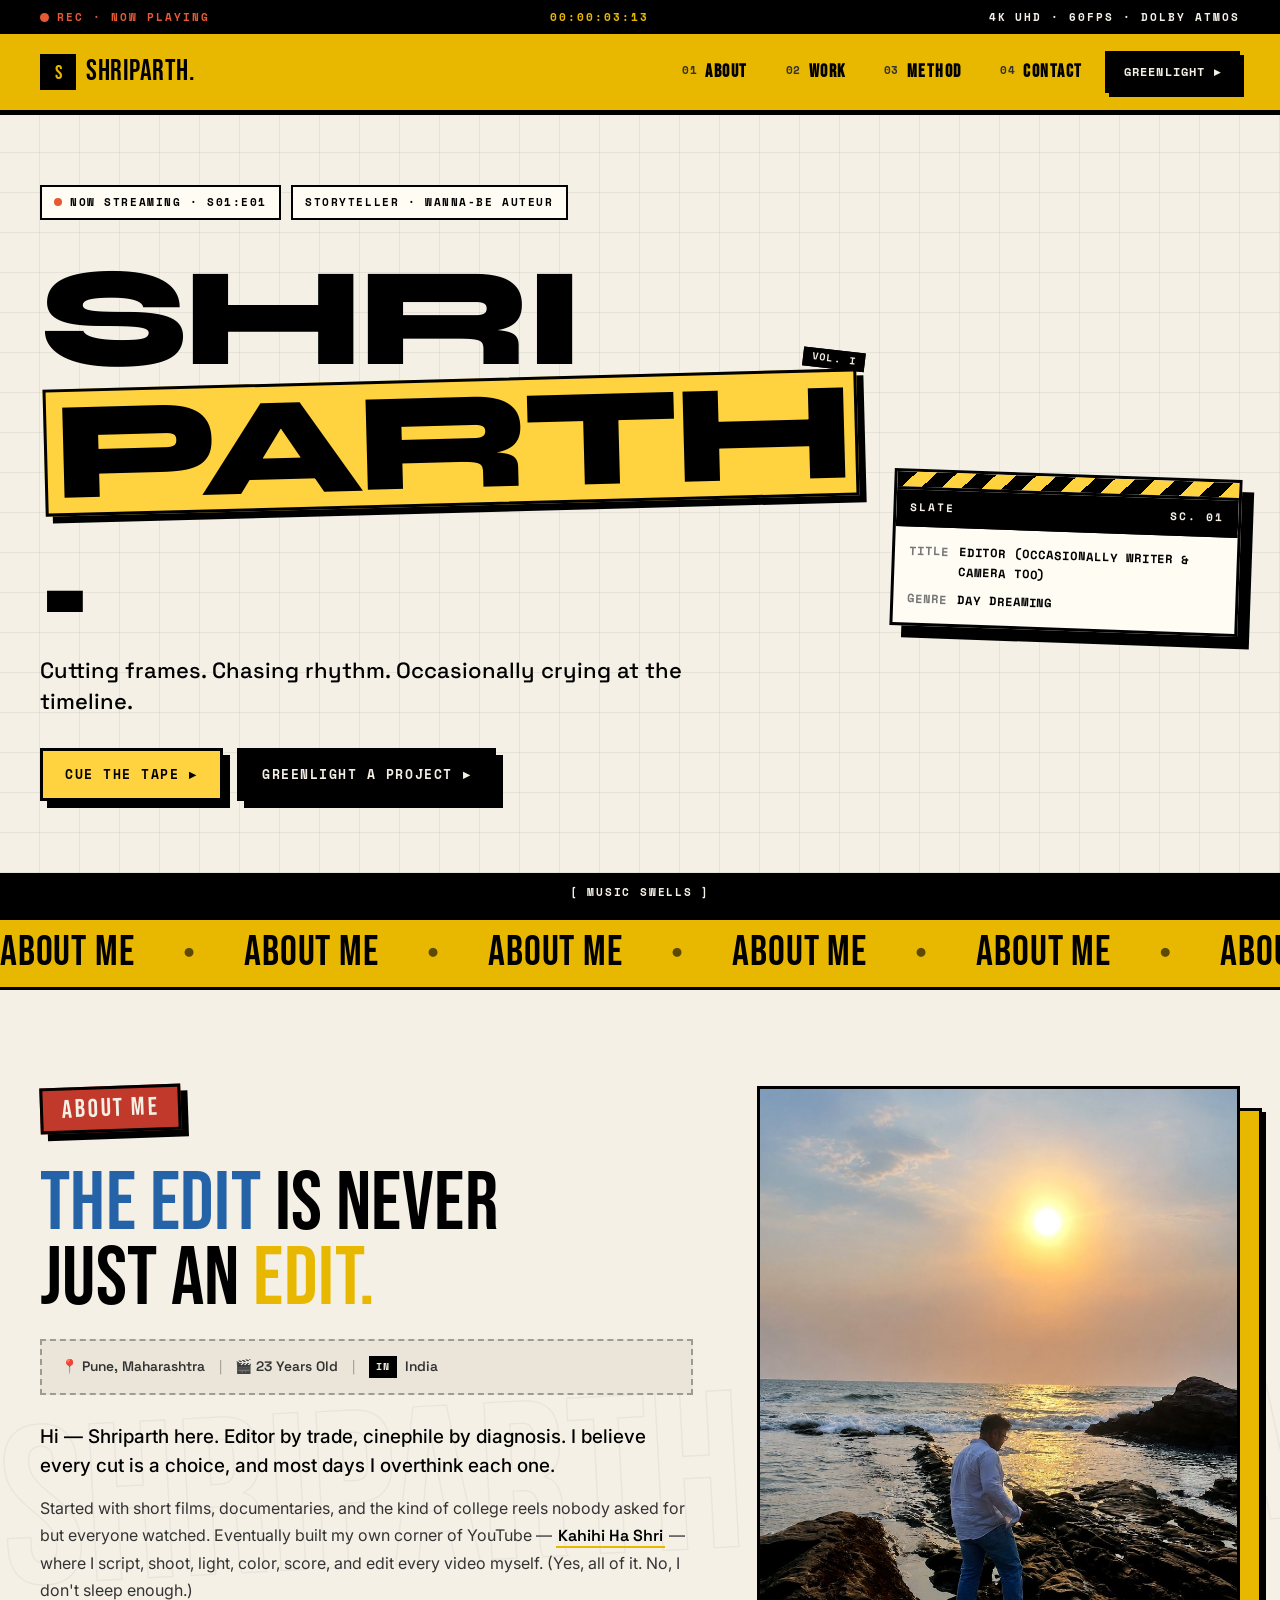
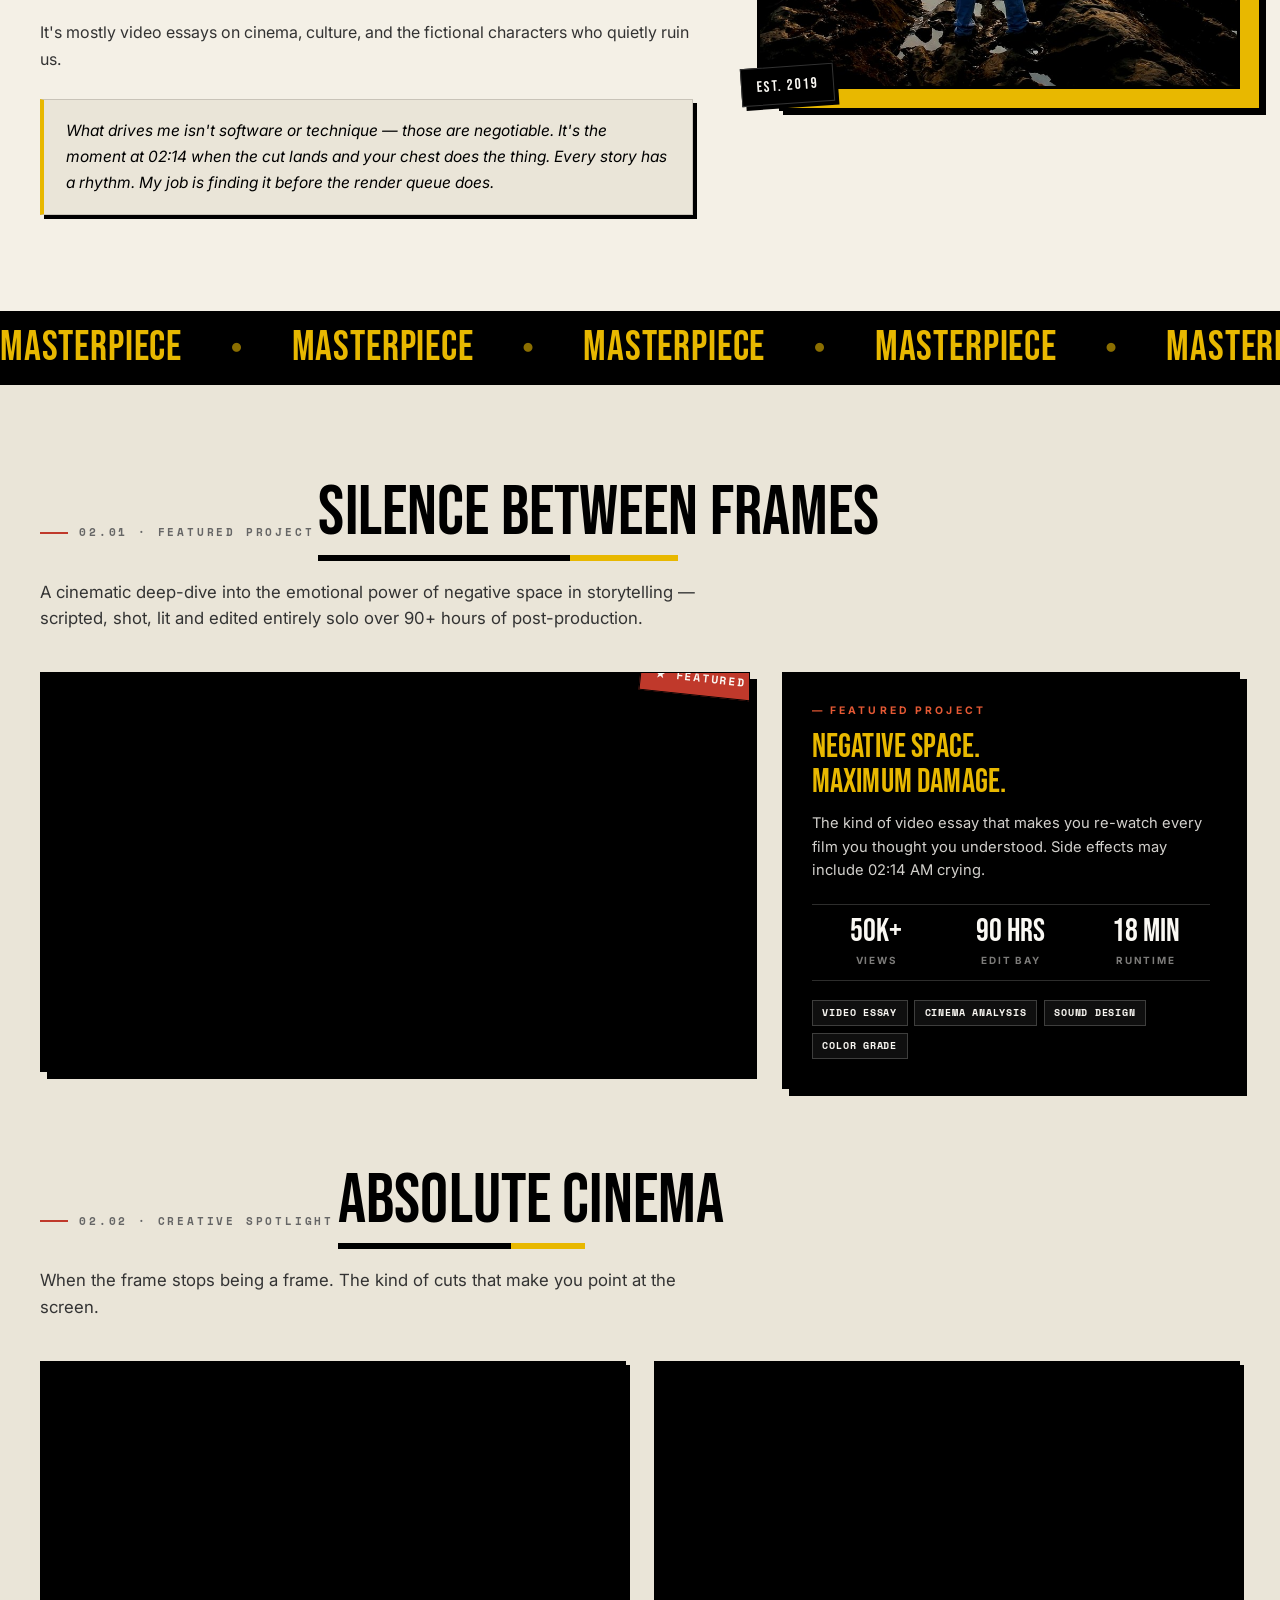
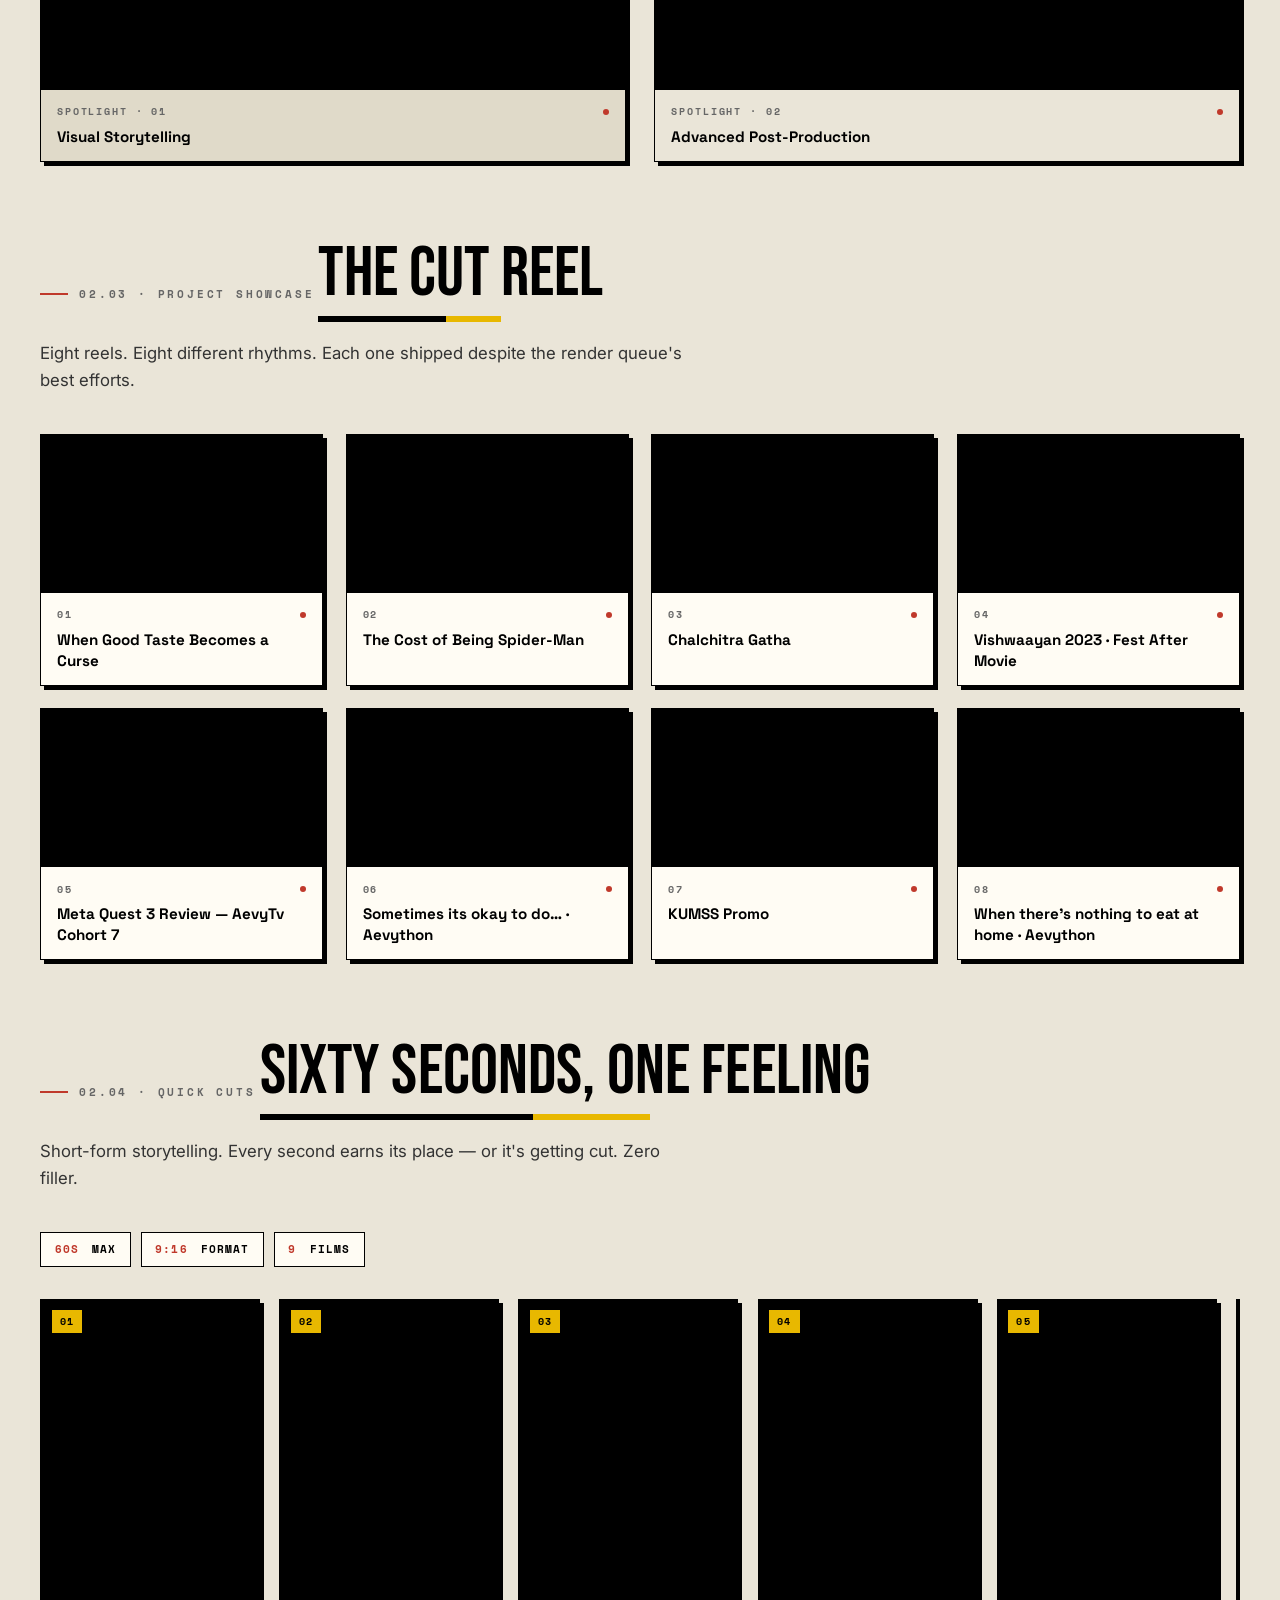
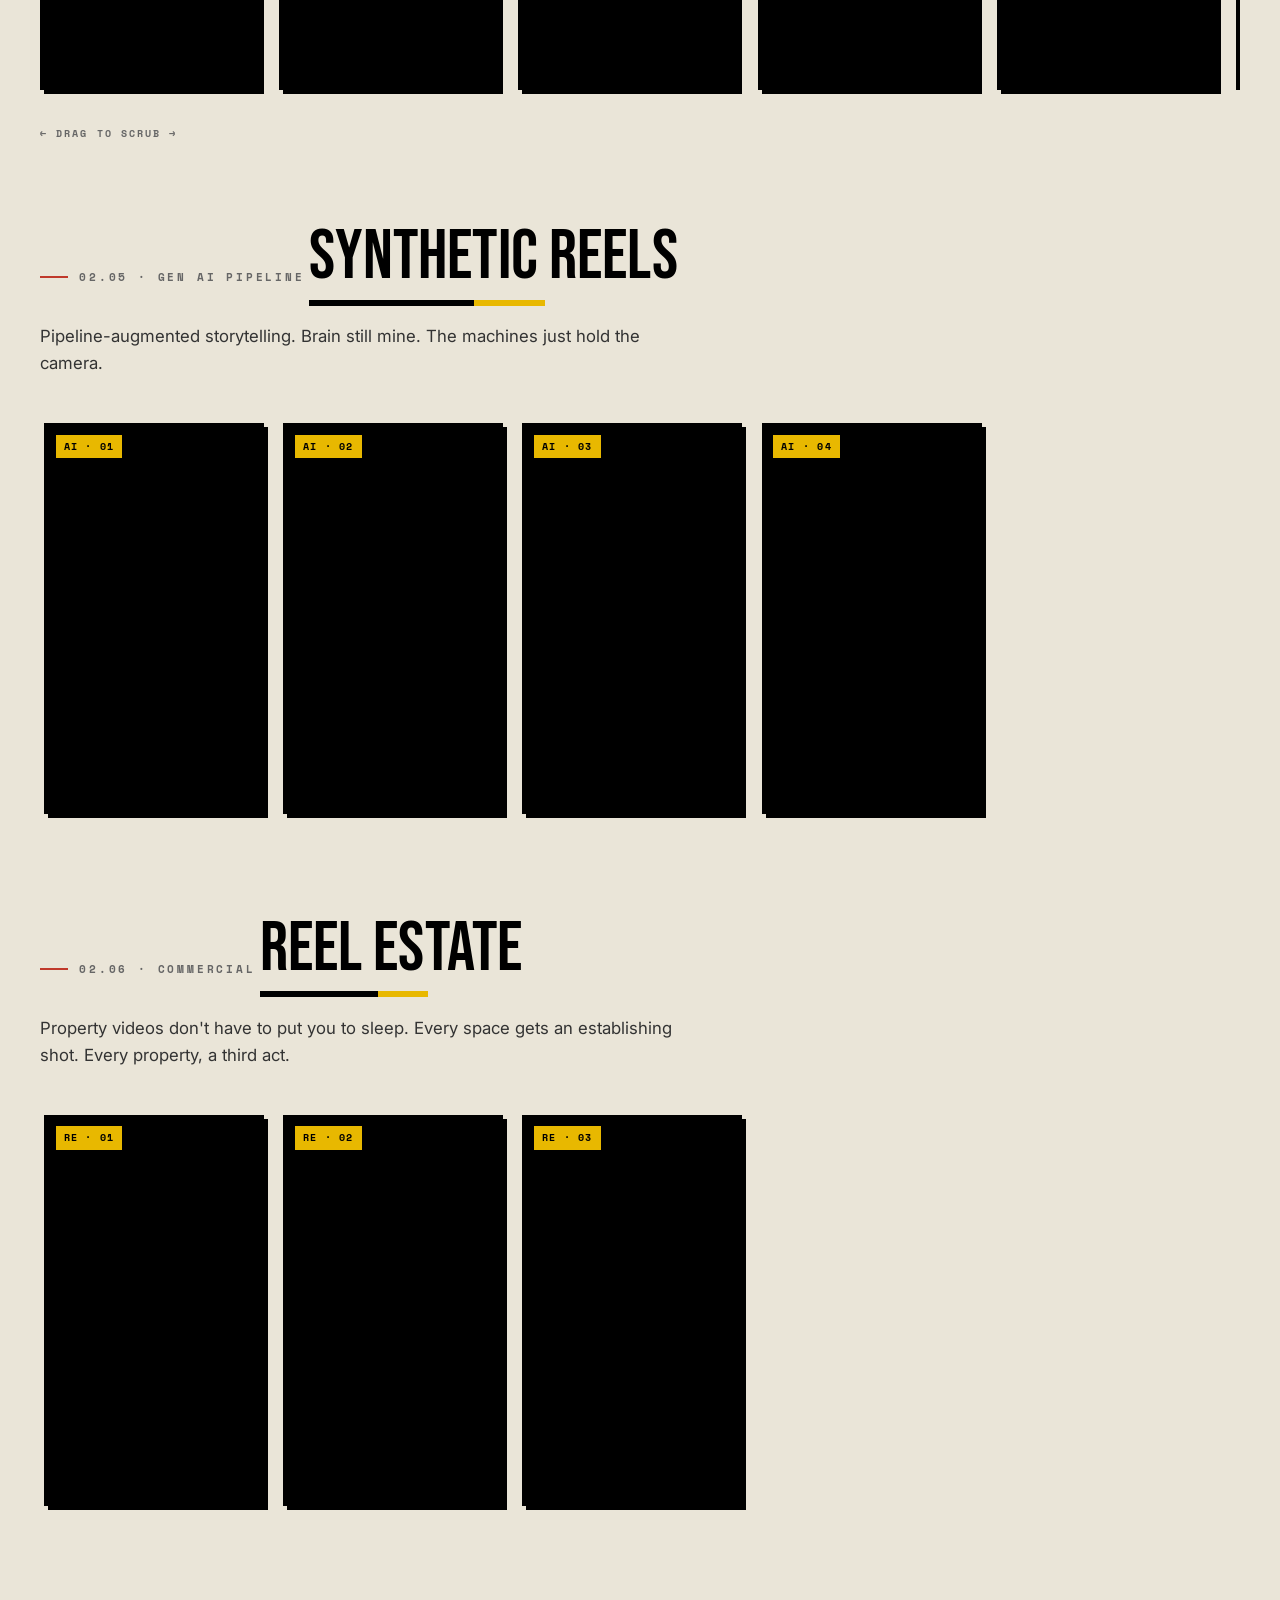
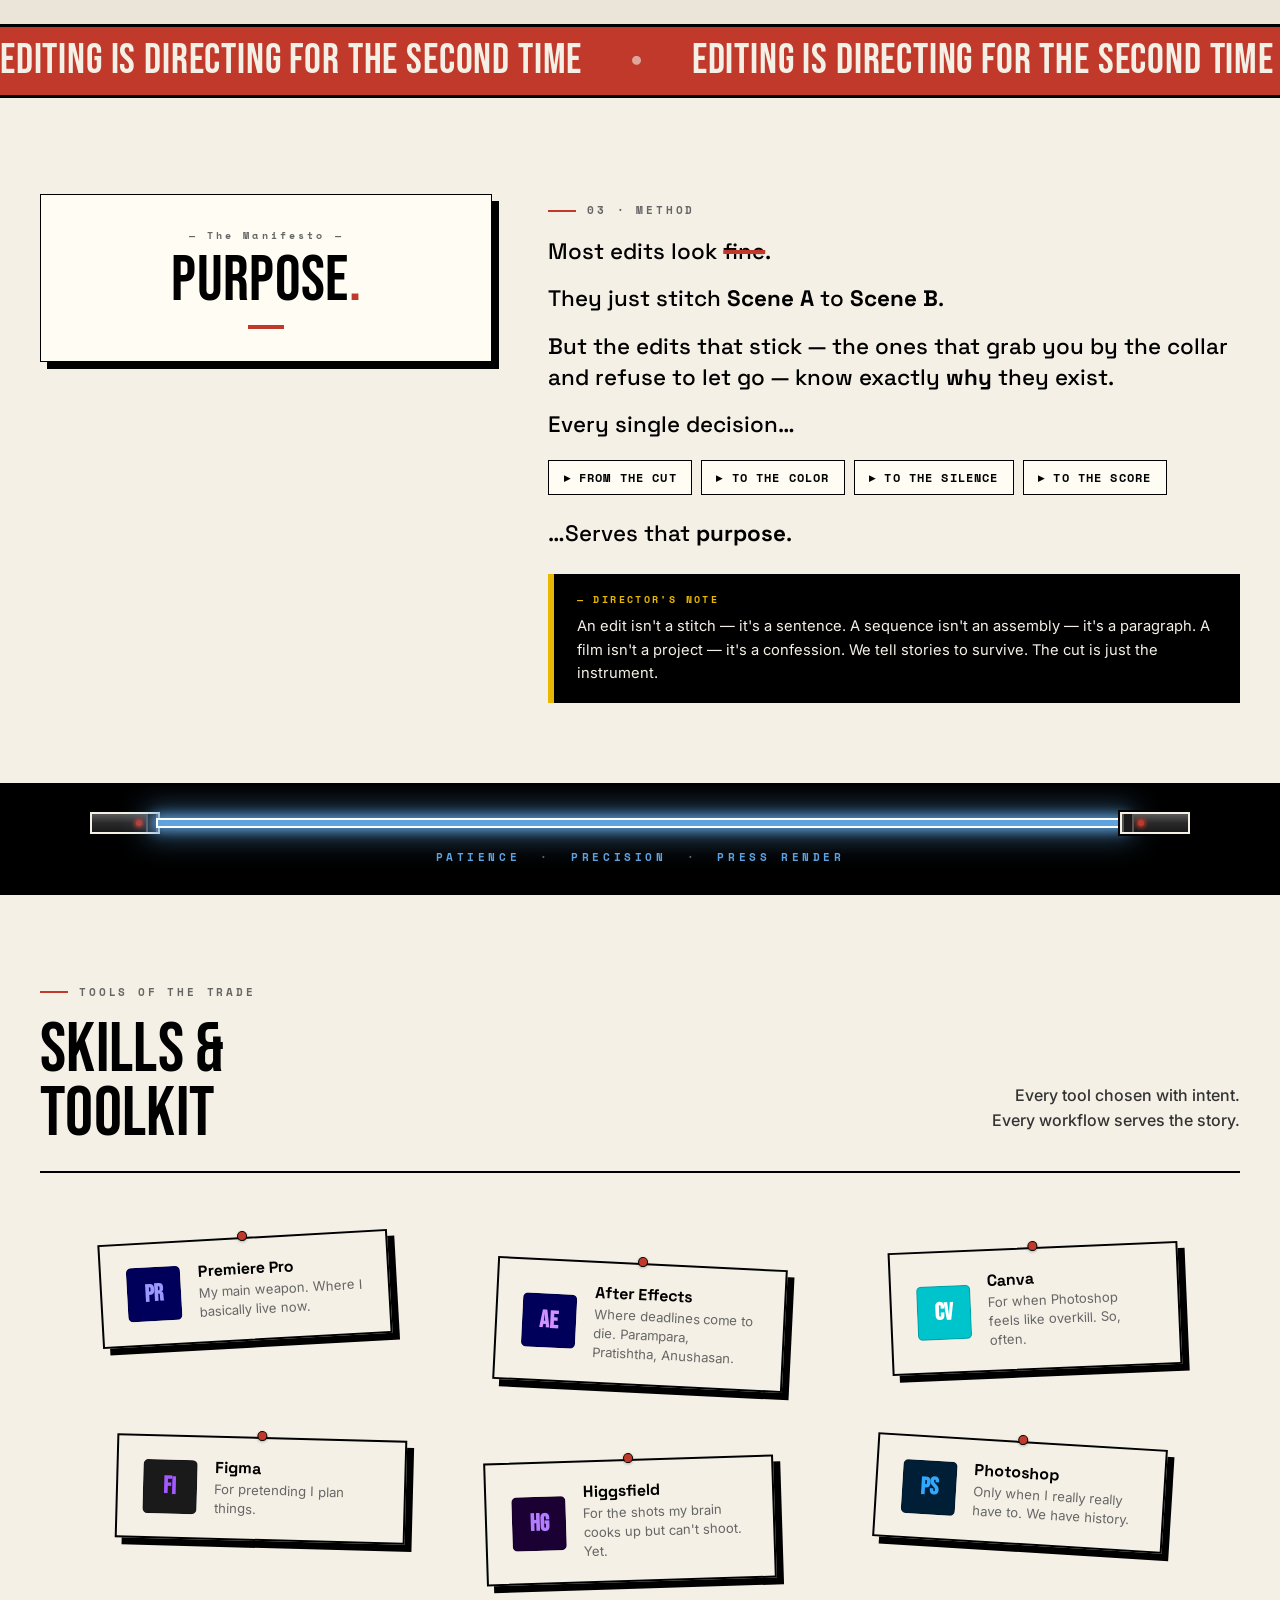
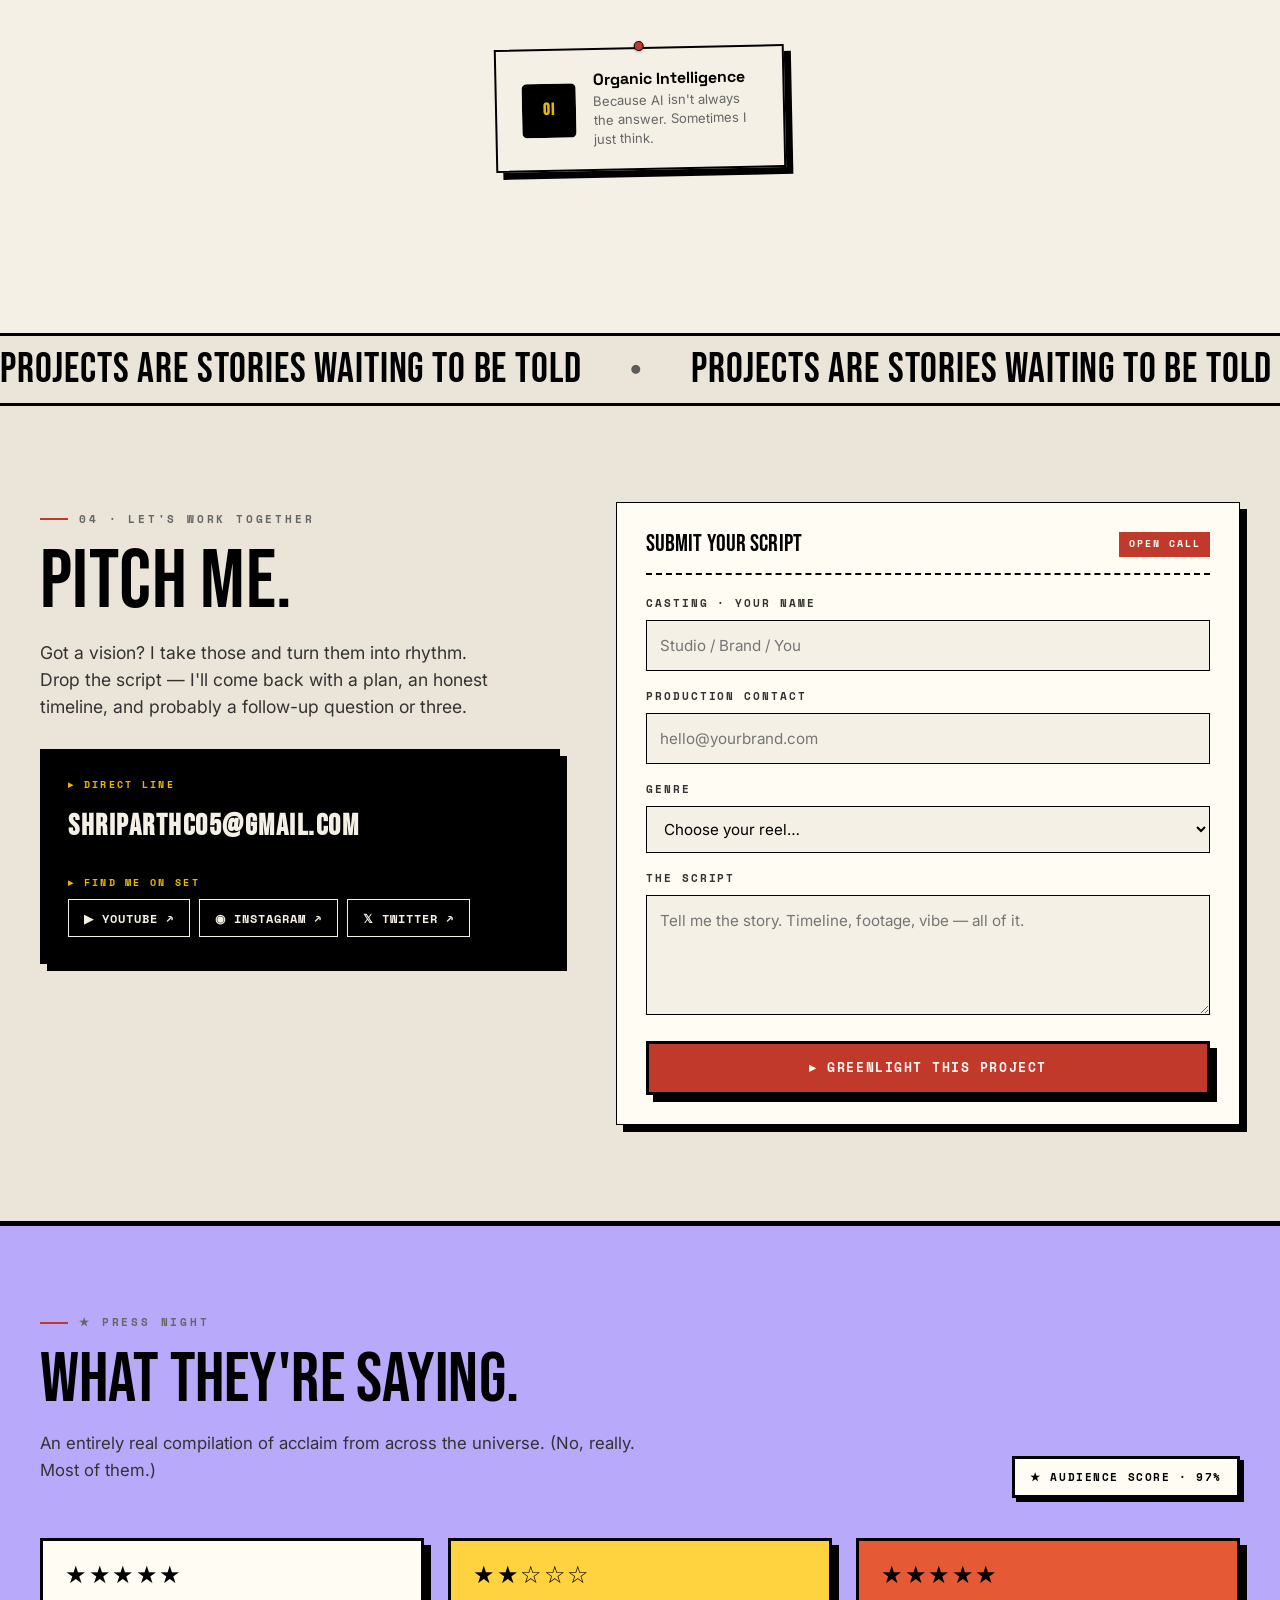
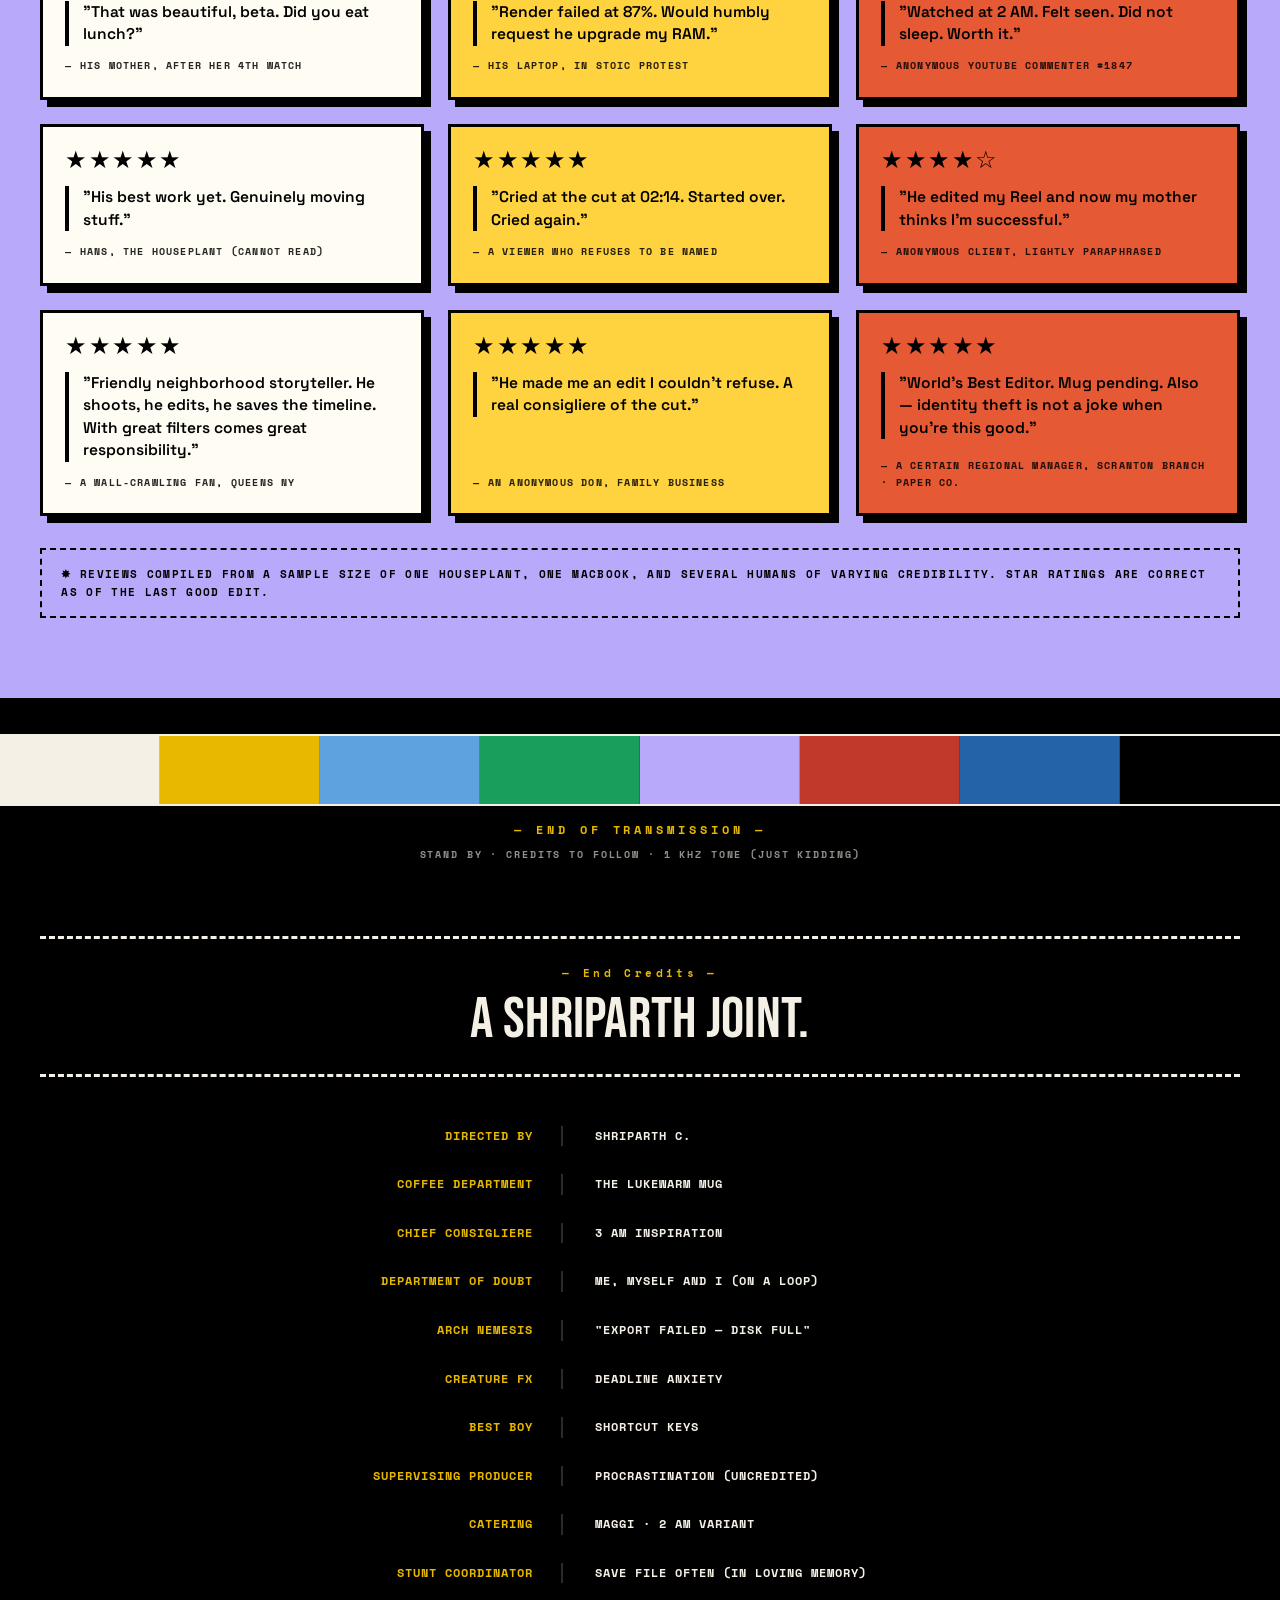
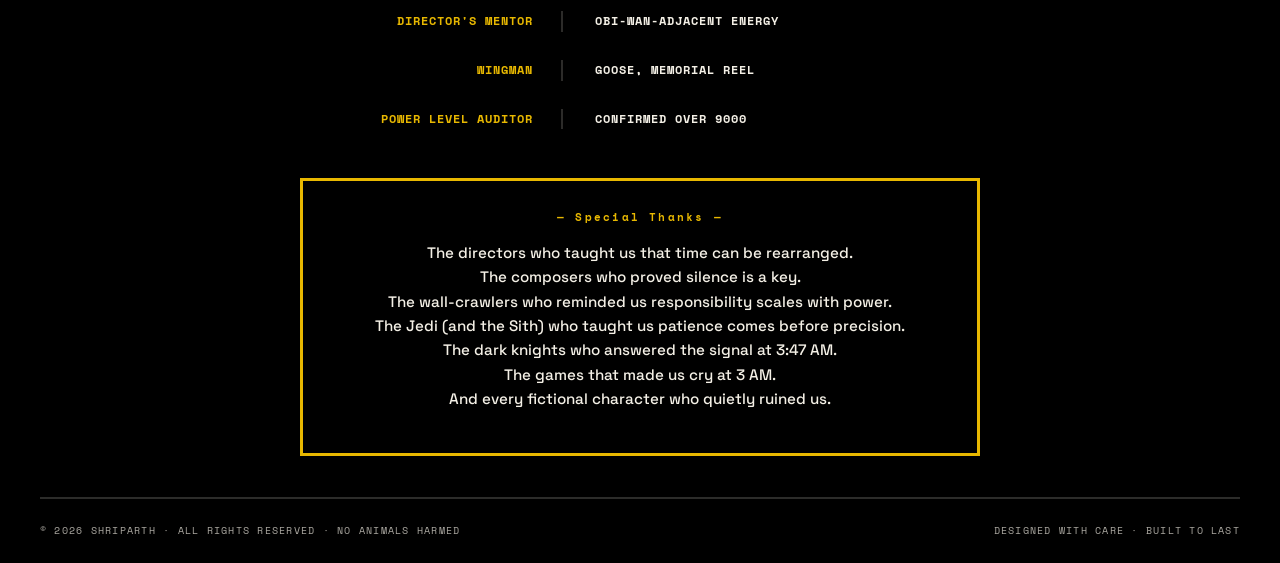
<file: directors-cut-v11 (5).html>
<!DOCTYPE html>
<html lang="en">
<head>
<meta charset="UTF-8" />
<meta name="viewport" content="width=device-width, initial-scale=1.0, viewport-fit=cover" />
<meta name="theme-color" content="#F4F0E6" />
<meta name="description" content="Shriparth C. — Video Editor & Storyteller. Pune, India." />
<title>SHRIPARTH // VIDEO EDITOR &amp; STORYTELLER</title>

<link rel="preconnect" href="https://fonts.googleapis.com">
<link rel="preconnect" href="https://fonts.gstatic.com" crossorigin>
<link href="https://fonts.googleapis.com/css2?family=Bebas+Neue&family=Inter:wght@400;500;600;700;800&family=Space+Grotesk:wght@400;500;600;700&family=Space+Mono:wght@400;700&family=Syne:wght@700;800&display=swap" rel="stylesheet">

<style>
/* ════════════════════════════════════════════════════════════════
   SHRIPARTH // PORTFOLIO v10
   Design tokens from OLD portfolio (Bebas Neue / Space Grotesk / Inter,
   warm cream palette, hard offset shadows). Hero alone uses Syne for
   poster-grade impact. Loader / hero / press night / end credits /
   tribute preserved structurally from prior version.
   ════════════════════════════════════════════════════════════════ */

:root{
  /* ─── PALETTE (from old portfolio style.css) ─── */
  --c0:#F4F0E6;
  --c1:#EAE5D8;
  --c2:#E0DAC9;
  --c3:#D5CEBC;
  --ink:#000000;
  --ink2:#333333;
  --ink3:#666666;
  --light:#FAF8F3;
  --paper:#FFFCF4;
  --yellow:#E8B800;
  --yellow-soft:#FFD23F;
  --red:#C0392B;
  --red-soft:#E55934;
  --blue:#2563A8;
  --blue-light:#5ea3e0;
  --green:#1A9E5C;
  --lavender:#B8A9FA;

  --b0:rgba(0,0,0,0.07);
  --b1:rgba(0,0,0,0.14);
  --b2:rgba(0,0,0,0.24);

  /* ─── BORDERS & SHADOWS ─── */
  --b-light:1.5px solid var(--ink);
  --b-thin:2px solid var(--ink);
  --b:3px solid var(--ink);
  --b-thick:5px solid var(--ink);
  --bs1:4px 4px 0 var(--ink);
  --bs2:7px 7px 0 var(--ink);
  --bs3:12px 12px 0 var(--ink);

  /* ─── FONTS ─── */
  --fh:'Bebas Neue',cursive;
  --fb:'Space Grotesk',sans-serif;
  --fc:'Inter',sans-serif;
  --fm:'Space Mono',monospace;
  --fhero:'Syne',sans-serif;

  --sp:6rem;
  --wrap:1300px;
}

*,*::before,*::after{box-sizing:border-box;margin:0;padding:0}
html{scroll-behavior:smooth;overflow-x:hidden}
body{
  background:var(--c0);color:var(--ink);
  font-family:var(--fb);font-size:16px;line-height:1.65;
  -webkit-font-smoothing:antialiased;overflow-x:hidden;
}
img{display:block;max-width:100%;height:auto}
a{color:inherit;text-decoration:none}
button{font:inherit;cursor:pointer;border:none;background:none;color:inherit}
input,textarea,select{font:inherit;color:inherit}
::selection{background:var(--ink);color:var(--yellow)}

h1,h2,h3,h4,h5,h6{font-family:var(--fh);text-transform:uppercase;line-height:0.95;color:var(--ink);font-weight:400;letter-spacing:0.005em}
p{font-family:var(--fc);color:var(--ink2);line-height:1.7;margin-bottom:0.9rem}
a{font-family:var(--fb);font-weight:600}

.wrap{max-width:var(--wrap);margin:0 auto;padding:0 2.5rem}
section{padding:var(--sp) 0;position:relative}

/* ═══════════════════════════════════════════════════════════════
   PRE-LOADER (kept as-is)
   ═══════════════════════════════════════════════════════════════ */
.loader{position:fixed;inset:0;z-index:9999;background:var(--ink);color:var(--c0);display:flex;flex-direction:column;align-items:center;justify-content:center;gap:14px;font-family:var(--fm);transition:opacity .6s ease, visibility .6s}
.loader.gone{opacity:0;visibility:hidden;pointer-events:none}
.l-slate{width:min(360px,80vw);border:5px solid var(--c0);background:var(--c0);color:var(--ink);overflow:hidden}
.l-slate .clap-bar{height:20px;background-image:repeating-linear-gradient(135deg,var(--ink) 0 18px,var(--c0) 18px 36px);border-bottom:3px solid var(--ink)}
.l-slate-header{padding:9px 16px;background:var(--ink);color:var(--c0);font-family:var(--fm);font-weight:700;font-size:10px;letter-spacing:0.14em;text-transform:uppercase;display:flex;justify-content:space-between;border-bottom:3px solid var(--ink)}
.l-slate-body{padding:14px 16px;display:grid;gap:5px}
.l-slate-row{display:grid;grid-template-columns:auto 1fr;gap:12px;font-family:var(--fm);font-size:12px;font-weight:700;letter-spacing:0.08em;text-transform:uppercase}
.l-slate-row b{color:#666}
.countdown{font-family:var(--fhero);font-weight:800;font-size:clamp(56px,9vw,92px);line-height:1;color:var(--yellow);text-shadow:5px 5px 0 var(--ink)}
.loader-msg{font-family:var(--fm);font-weight:700;font-size:12px;letter-spacing:0.2em;text-transform:uppercase;color:var(--c0)}

/* ═══════════════════════════════════════════════════════════════
   STATUS BAR
   ═══════════════════════════════════════════════════════════════ */
.statbar{background:var(--ink);color:var(--c0);padding:8px 2.5rem;font-family:var(--fm);font-size:11px;font-weight:700;letter-spacing:0.18em;text-transform:uppercase;display:flex;justify-content:space-between;align-items:center;gap:14px;flex-wrap:wrap}
.statbar .rec{display:flex;align-items:center;gap:8px;color:var(--red-soft)}
.statbar .rec::before{content:"";width:9px;height:9px;background:var(--red-soft);border-radius:50%;animation:blink 1.2s infinite;flex-shrink:0}
.statbar .tc{color:var(--yellow);font-variant-numeric:tabular-nums}
@keyframes blink{0%,40%,100%{opacity:1}50%{opacity:.15}}

/* ═══════════════════════════════════════════════════════════════
   NAV (4-section, old-portfolio style numbered prefix)
   ═══════════════════════════════════════════════════════════════ */
.nav{position:sticky;top:0;z-index:100;background:var(--yellow);border-bottom:var(--b-thick)}
.nav-inner{max-width:var(--wrap);margin:0 auto;padding:14px 2.5rem;display:flex;align-items:center;justify-content:space-between;gap:24px}
.logo{font-family:var(--fh);font-size:1.8rem;letter-spacing:0.5px;display:flex;align-items:center;gap:10px;cursor:pointer;user-select:none;color:var(--ink)}
.logo-mark{display:inline-grid;place-items:center;width:36px;height:36px;background:var(--ink);color:var(--yellow);font-family:var(--fh);font-size:20px;border:2px solid var(--ink);position:relative;letter-spacing:0;line-height:1;padding-top:2px}
.nav-links{display:flex;gap:6px;align-items:center}
.nav-links a{font-family:var(--fh);font-size:1.15rem;letter-spacing:1.5px;padding:8px 16px;display:inline-flex;align-items:baseline;gap:8px;transition:transform .12s;color:var(--ink)}
.nav-links a:hover{transform:translateY(-1px)}
.nav-links a .num{font-family:var(--fm);font-size:0.7rem;font-weight:700;color:var(--ink2);letter-spacing:0.05em;align-self:flex-start;transform:translateY(4px)}
.nav-cta{padding:10px 18px;border:var(--b);background:var(--ink);color:var(--c0)!important;font-family:var(--fm)!important;font-weight:700;font-size:0.75rem!important;letter-spacing:0.1em!important;text-transform:uppercase;box-shadow:var(--bs1);transition:transform .12s, box-shadow .12s}
.nav-cta:hover{transform:translate(-2px,-2px);box-shadow:var(--bs2)}
.menu-toggle{display:none}

/* ═══════════════════════════════════════════════════════════════
   HERO (kept; cleaned up — removed letterboxes that were buggy)
   ═══════════════════════════════════════════════════════════════ */
.hero{
  position:relative;
  padding:3rem 0 0;
  background:
    repeating-linear-gradient(0deg,transparent 0 39px,rgba(0,0,0,.06) 39px 40px),
    repeating-linear-gradient(90deg,transparent 0 39px,rgba(0,0,0,.06) 39px 40px),
    var(--c0);
  overflow:hidden;
  border-bottom:var(--b-thick);
}
.hero-meta{display:flex;flex-wrap:wrap;gap:10px;margin:1.4rem 0 2rem}
.tag{
  font-family:var(--fm);font-size:0.7rem;font-weight:700;letter-spacing:0.14em;text-transform:uppercase;
  padding:6px 12px;border:var(--b-thin);background:var(--paper);
  display:inline-flex;align-items:center;gap:8px;color:var(--ink);
}
.tag .dot{width:8px;height:8px;background:var(--red-soft);border-radius:50%;animation:blink 1.4s infinite;flex-shrink:0}
.tag.gold{background:var(--yellow-soft)}

.hero-grid{display:grid;grid-template-columns:1fr auto;gap:30px;align-items:end;margin-bottom:1.5rem}
.hero-title{
  font-family:var(--fhero);font-weight:800;
  font-size:clamp(56px,11vw,156px);line-height:0.86;letter-spacing:-0.04em;
  text-transform:uppercase;
  margin:6px 0 4px;
}
.hero-title .underline{
  background:var(--yellow-soft);padding:0 0.05em;border:var(--b);
  display:inline-block;transform:rotate(-1.5deg);box-shadow:var(--bs2);
  margin:0 4px;position:relative;
}
.hero-title .underline::before{
  content:"VOL. I";position:absolute;top:-22px;right:-12px;
  background:var(--ink);color:var(--c0);padding:3px 7px;
  font-family:var(--fm);font-size:10px;font-weight:700;letter-spacing:0.14em;
  transform:rotate(8deg);border:2px solid var(--ink);
  text-transform:uppercase;
}

.slate-card{
  border:var(--b);background:var(--paper);box-shadow:var(--bs3);
  min-width:280px;transform:rotate(2deg);overflow:hidden;align-self:end;
}
.slate-card .clap-bar{height:18px;background-image:repeating-linear-gradient(135deg,var(--ink) 0 14px,var(--yellow-soft) 14px 28px);border-bottom:var(--b)}
.slate-card .sc-top{padding:8px 14px;background:var(--ink);color:var(--c0);font-family:var(--fm);font-size:11px;font-weight:700;letter-spacing:0.18em;text-transform:uppercase;display:flex;justify-content:space-between;border-bottom:var(--b)}
.slate-card .sc-body{padding:14px;display:grid;gap:8px}
.slate-card .sc-row{font-family:var(--fm);font-size:12px;font-weight:700;letter-spacing:0.08em;text-transform:uppercase;display:grid;grid-template-columns:auto 1fr;gap:10px;color:var(--ink)}
.slate-card .sc-row b{color:#777;font-weight:700}

.hero-sub{
  font-family:var(--fb);font-weight:500;
  font-size:clamp(17px,1.8vw,22px);
  max-width:680px;margin-bottom:2rem;line-height:1.4;color:var(--ink);
}

.cta-row{display:flex;flex-wrap:wrap;gap:14px;padding-bottom:4.5rem}
.btn{
  display:inline-flex;align-items:center;gap:10px;padding:13px 22px;
  border:var(--b);background:var(--paper);
  font-family:var(--fm);font-weight:700;font-size:0.8rem;letter-spacing:0.12em;text-transform:uppercase;
  box-shadow:var(--bs2);transition:transform .12s, box-shadow .12s;color:var(--ink);
}
.btn:hover{transform:translate(-3px,-3px);box-shadow:10px 10px 0 var(--ink)}
.btn:active{transform:translate(4px,4px);box-shadow:none}
.btn.primary{background:var(--ink);color:var(--c0)}
.btn.gold{background:var(--yellow-soft)}
.btn .arrow{display:inline-block;transition:transform .15s}
.btn:hover .arrow{transform:translateX(4px)}

.subs{
  background:var(--ink);color:var(--c0);
  padding:10px 24px;text-align:center;
  font-family:var(--fm);font-weight:700;font-size:11px;letter-spacing:0.16em;text-transform:uppercase;
}
#subText{display:inline-block;transition:opacity .35s ease}
#subText.fade{opacity:0}

/* ═══════════════════════════════════════════════════════════════
   MARQUEE (slim transitions between sections)
   ═══════════════════════════════════════════════════════════════ */
.marquee{
  border-top:var(--b);border-bottom:var(--b);padding:0.8rem 0;overflow:hidden;
  font-family:var(--fh);font-size:clamp(1.4rem,3.4vw,2.6rem);
  text-transform:uppercase;letter-spacing:0.02em;line-height:1;
}
.marquee.gold{background:var(--yellow);color:var(--ink)}
.marquee.ink{background:var(--ink);color:var(--yellow)}
.marquee.red{background:var(--red);color:var(--c0)}
.marquee.cream{background:var(--c1);color:var(--ink)}
.marquee .track{display:flex;gap:48px;white-space:nowrap;animation:slide 32s linear infinite;will-change:transform;align-items:center}
.marquee .track span{display:inline-flex;align-items:center;gap:48px}
.marquee .track span::after{content:"●";font-size:0.5em;opacity:.6}
.marquee.reverse .track{animation-direction:reverse}
@keyframes slide{from{transform:translateX(0)}to{transform:translateX(-50%)}}

/* ═══════════════════════════════════════════════════════════════
   SHARED SECTION ELEMENTS (content tier — old portfolio language)
   ═══════════════════════════════════════════════════════════════ */
.sec-eyebrow{
  font-family:var(--fm);font-size:0.7rem;font-weight:700;
  letter-spacing:0.25em;text-transform:uppercase;color:var(--ink3);
  margin-bottom:1rem;display:inline-flex;align-items:center;gap:0.7rem;
}
.sec-eyebrow::before{content:"";width:28px;height:2px;background:var(--red);display:inline-block}
.sec-title{
  font-family:var(--fh);font-size:clamp(2.4rem,5.5vw,4.8rem);
  line-height:0.92;letter-spacing:0.002em;
  margin-bottom:0.7rem;color:var(--ink);position:relative;display:inline-block;
}
.sec-title::after{
  content:"";display:block;width:64%;height:6px;margin-top:0.6rem;
  background:linear-gradient(90deg,var(--ink) 0%,var(--ink) 70%,var(--yellow) 70%,var(--yellow) 100%);
}
.sec-lead{
  font-family:var(--fc);font-size:1.05rem;color:var(--ink2);
  max-width:60ch;line-height:1.6;margin-top:0.4rem;
}
.sec-head{margin-bottom:2.5rem}
.sec-head.row{display:flex;justify-content:space-between;align-items:end;flex-wrap:wrap;gap:1.5rem}

/* ═══════════════════════════════════════════════════════════════
   ABOUT (old design language)
   ═══════════════════════════════════════════════════════════════ */
.about{background:var(--c0);position:relative;overflow:hidden}
.about-bg-text{
  position:absolute;top:50%;left:0;transform:translateY(-50%) rotate(-3deg);
  font-family:var(--fh);font-size:14rem;
  color:transparent;-webkit-text-stroke:1.5px rgba(0,0,0,0.045);
  white-space:nowrap;pointer-events:none;z-index:0;
  animation:slide 50s linear infinite;width:200%;
}
.about-grid{
  display:grid;grid-template-columns:1.35fr 1fr;gap:4rem;
  align-items:start;position:relative;z-index:1;
}
.about-left .stamp-tag{
  display:inline-block;font-family:var(--fh);font-size:1.3rem;
  padding:0.25rem 0.85rem;background:var(--red);color:var(--light);
  border:1.5px solid var(--ink);transform:rotate(-2deg);
  box-shadow:var(--bs1);margin-bottom:1rem;letter-spacing:1.5px;
}
.about-badge{
  display:inline-block;font-family:var(--fh);font-size:clamp(1.6rem,2vw,2rem);
  padding:0.45rem 1.2rem;background:var(--red);color:var(--c0);
  border:var(--b);transform:rotate(-2deg);
  box-shadow:var(--bs2);margin-bottom:2.2rem;
  letter-spacing:2.5px;text-transform:uppercase;line-height:1;
}
.about-h2{
  font-family:var(--fh);font-size:clamp(2.4rem,7vw,5.2rem);
  line-height:0.9;margin-bottom:1.4rem;color:var(--ink);
}
.about-h2 .hl-blue{color:var(--blue)}
.about-h2 .hl-yellow{color:var(--yellow)}
.about-meta{
  display:flex;align-items:center;flex-wrap:wrap;gap:0.6rem;
  padding:0.9rem 1.2rem;background:var(--c1);
  border:2px dashed rgba(20,20,20,0.35);
  margin-bottom:1.8rem;
  font-family:var(--fb);font-size:0.86rem;font-weight:600;color:var(--ink2);
}
.about-meta span{display:inline-flex;align-items:center;gap:0.4rem}
.about-meta .sep{color:rgba(20,20,20,0.35);font-weight:400;margin:0 0.25rem}
.about-meta .meta-badge{
  display:inline-flex;align-items:center;justify-content:center;
  background:var(--ink);color:var(--c0);
  font-family:var(--fm);font-size:0.7em;font-weight:700;letter-spacing:0.12em;
  padding:2px 6px;border:1.5px solid var(--ink);margin-right:2px;
}
.about-body p{font-family:var(--fc);margin-bottom:0.95rem;color:var(--ink2);font-size:1rem}
.about-lead{font-size:1.18rem!important;line-height:1.5!important;color:var(--ink)!important;font-weight:500;font-family:var(--fc)!important}
.about-body a{color:var(--ink);font-weight:600;border-bottom:2px solid var(--yellow);padding:0 2px}
.about-body a:hover{background:var(--yellow);color:var(--ink)}
.about-quote{
  border-left:4px solid var(--yellow);padding:1.1rem 1.4rem;background:var(--c1);
  margin-top:1.6rem;font-family:var(--fc);font-size:0.97rem;font-style:italic;
  line-height:1.7;color:var(--ink);
  border-top:1.5px solid var(--b1);border-right:1.5px solid var(--b1);border-bottom:1.5px solid var(--b1);
  box-shadow:var(--bs1);
}
.img-wrap{position:relative;align-self:start;isolation:isolate}
.img-wrap::before{
  content:"";position:absolute;
  top:22px;left:22px;right:-22px;bottom:-22px;
  background:var(--yellow);border:var(--b);
  box-shadow:var(--bs1);z-index:-1;
}
.about-img{
  width:100%;display:block;position:relative;
  border:var(--b);
}
.img-shadow{
  position:absolute;inset:0;
  background:linear-gradient(180deg,transparent 60%,rgba(0,0,0,0.16) 100%);
  pointer-events:none;
}
.img-badge{
  position:absolute;bottom:-1rem;left:-1rem;z-index:4;
  background:var(--ink);color:var(--light);
  font-family:var(--fh);font-size:0.95rem;letter-spacing:2px;
  padding:0.35rem 0.9rem;border:1.5px solid var(--ink2);
  transform:rotate(-4deg);box-shadow:var(--bs1);
}
.img-tag-tr{
  position:absolute;top:-0.8rem;right:-0.6rem;z-index:4;
  background:var(--yellow);color:var(--ink);
  font-family:var(--fm);font-size:0.65rem;font-weight:700;letter-spacing:0.16em;
  padding:0.32rem 0.7rem;border:1.5px solid var(--ink);
  transform:rotate(4deg);box-shadow:var(--bs1);text-transform:uppercase;
}

/* ═══════════════════════════════════════════════════════════════
   WORK
   ═══════════════════════════════════════════════════════════════ */
.work{background:var(--c1);position:relative}
.work-sub{display:block;margin-top:5rem;position:relative}
.work-sub:first-of-type{margin-top:0}

/* Featured */
.feat-grid{display:grid;grid-template-columns:1.55fr 1fr;gap:2rem;align-items:start}
.vid-frame{
  border:1.5px solid var(--ink);background:var(--ink);
  box-shadow:var(--bs2);position:relative;aspect-ratio:16/9;overflow:hidden;
}
.vid-frame iframe{width:100%;height:100%;border:none;display:block}
.vid-stamp{
  position:absolute;top:-0.8rem;right:-0.8rem;z-index:3;
  background:var(--red);color:var(--light);padding:0.5rem 0.9rem;
  border:1.5px solid var(--ink);font-family:var(--fm);font-size:0.7rem;
  font-weight:700;letter-spacing:0.16em;text-transform:uppercase;
  transform:rotate(6deg);box-shadow:var(--bs1);
}
.feat-card{
  background:var(--ink);color:var(--light);
  padding:1.8rem;border:1.5px solid var(--ink);
  box-shadow:var(--bs2);align-self:start;
}
.feat-card-tag{font-family:var(--fc);font-size:0.65rem;font-weight:700;letter-spacing:0.3em;text-transform:uppercase;color:var(--red-soft);margin-bottom:0.7rem}
.feat-title{font-family:var(--fh);font-size:clamp(1.5rem,2.6vw,2.3rem);line-height:1.05;margin-bottom:0.75rem;color:var(--yellow)}
.feat-desc{font-family:var(--fc);font-size:0.92rem;line-height:1.6;color:rgba(250,248,243,0.84);margin-bottom:1.3rem}
.feat-stats{display:grid;grid-template-columns:repeat(3,1fr);gap:0.4rem;margin-bottom:1.2rem;padding:0.7rem 0;border-top:1px solid rgba(250,248,243,0.18);border-bottom:1px solid rgba(250,248,243,0.18)}
.feat-stats .fs{text-align:center}
.fs-num{font-family:var(--fh);font-size:2rem;line-height:1;color:var(--light)}
.fs-lbl{font-family:var(--fc);font-size:0.62rem;font-weight:700;text-transform:uppercase;letter-spacing:0.18em;color:rgba(250,248,243,0.5);margin-top:0.18rem;display:block}
.feat-tags{display:flex;flex-wrap:wrap;gap:0.4rem}
.ftag{
  font-family:var(--fm);font-size:0.62rem;font-weight:700;letter-spacing:0.08em;text-transform:uppercase;
  padding:0.25rem 0.6rem;background:rgba(250,248,243,0.06);
  border:1px solid rgba(250,248,243,0.2);color:var(--light);
}

/* Grids */
.grid-2{display:grid;grid-template-columns:repeat(2,1fr);gap:1.8rem}
.grid-3{display:grid;grid-template-columns:repeat(3,1fr);gap:1.5rem}
.grid-4{display:grid;grid-template-columns:repeat(4,1fr);gap:1.4rem}

.p-card{
  background:var(--paper);
  border:1.5px solid var(--ink);
  box-shadow:var(--bs1);
  display:flex;flex-direction:column;
  transition:transform .2s, box-shadow .2s;
}
.p-card:hover{transform:translate(-2px,-2px);box-shadow:var(--bs2)}
.p-thumb{aspect-ratio:16/9;background:var(--ink);border-bottom:1.5px solid var(--ink);overflow:hidden}
.p-thumb iframe{width:100%;height:100%;border:none;display:block}
.p-meta{padding:0.85rem 1rem}
.p-num{
  font-family:var(--fm);font-size:0.65rem;font-weight:700;
  letter-spacing:0.18em;color:var(--ink3);
  display:flex;justify-content:space-between;align-items:center;
  margin-bottom:0.4rem;
}
.p-num .dot{width:6px;height:6px;background:var(--red);border-radius:50%;flex-shrink:0}
.p-card h4{font-family:var(--fb);font-weight:700;font-size:0.95rem;line-height:1.35;color:var(--ink);text-transform:none;letter-spacing:0}

.spotlight .p-card:nth-child(1) .p-meta{background:var(--c2)}
.spotlight .p-card:nth-child(2) .p-meta{background:var(--c1)}

/* Shorts horizontal scroll */
.shorts-stats{display:flex;gap:0.6rem;flex-wrap:wrap;margin-bottom:1.6rem}
.stat-pill{
  padding:0.45rem 0.85rem;border:1.5px solid var(--ink);
  background:var(--paper);
  font-family:var(--fm);font-size:0.7rem;font-weight:700;
  letter-spacing:0.1em;text-transform:uppercase;
}
.stat-pill b{color:var(--red);margin-right:5px}

.shorts-scroll{
  display:flex;gap:1.2rem;overflow-x:auto;overflow-y:visible;
  padding:0.4rem 0.25rem 1.4rem;scroll-snap-type:x mandatory;
  -webkit-overflow-scrolling:touch;
}
.shorts-scroll::-webkit-scrollbar{height:10px}
.shorts-scroll::-webkit-scrollbar-track{background:var(--c1);border:1px solid var(--b1)}
.shorts-scroll::-webkit-scrollbar-thumb{background:var(--ink)}
.short-card{
  flex:0 0 220px;scroll-snap-align:start;
  border:1.5px solid var(--ink);box-shadow:var(--bs1);
  background:var(--ink);
  aspect-ratio:9/16;position:relative;overflow:hidden;
  transition:transform .2s, box-shadow .2s;
}
.short-card:hover{transform:translate(-2px,-2px);box-shadow:var(--bs2)}
.short-card iframe{width:100%;height:100%;border:none;display:block}
.short-card .num{
  position:absolute;top:0.6rem;left:0.6rem;z-index:2;
  background:var(--yellow);color:var(--ink);
  font-family:var(--fm);font-weight:700;font-size:0.65rem;
  padding:3px 8px;border:1.5px solid var(--ink);letter-spacing:0.12em;
}
.scroll-hint{
  display:inline-block;margin-top:0.8rem;
  font-family:var(--fm);font-size:0.65rem;font-weight:700;
  letter-spacing:0.2em;text-transform:uppercase;color:var(--ink3);
}

/* ═══════════════════════════════════════════════════════════════
   METHOD (manifesto + skills + specializations)
   ═══════════════════════════════════════════════════════════════ */
.method{background:var(--c0);position:relative}

.mani-block{display:grid;grid-template-columns:0.85fr 1.3fr;gap:3.5rem;align-items:start;margin-bottom:5rem}
.mani-stamp{
  border:1.5px solid var(--ink);background:var(--paper);
  padding:2rem 1.6rem;text-align:center;box-shadow:var(--bs2);
  position:sticky;top:120px;
}
.mani-stamp .l{
  font-family:var(--fm);font-size:0.65rem;font-weight:700;
  letter-spacing:0.3em;color:var(--ink3);margin-bottom:0.5rem;
}
.mani-stamp .t{
  font-family:var(--fh);font-size:clamp(2.8rem,5vw,5rem);
  line-height:0.9;color:var(--ink);letter-spacing:0.005em;
}
.mani-stamp .t::after{content:".";color:var(--red)}
.mani-stamp .accent{margin:1rem auto 0;width:36px;height:4px;background:var(--red)}

.mani-text p{
  font-family:var(--fb);font-weight:500;
  font-size:clamp(1.1rem,1.8vw,1.4rem);
  line-height:1.4;color:var(--ink);
  margin-bottom:1rem;max-width:60ch;
}
.mani-text p b{font-weight:700;color:var(--ink)}
.mani-text p .strike{text-decoration:line-through;text-decoration-thickness:4px;text-decoration-color:var(--red)}
.mani-list{margin:1.2rem 0 1.4rem;display:flex;flex-wrap:wrap;gap:0.55rem;list-style:none}
.mani-list li{
  padding:0.45rem 0.9rem;background:var(--paper);
  border:1.5px solid var(--ink);
  font-family:var(--fm);font-size:0.72rem;font-weight:700;
  letter-spacing:0.1em;text-transform:uppercase;color:var(--ink);
}
.mani-foot{
  margin-top:1.6rem;padding:1.1rem 1.4rem;
  background:var(--ink);color:var(--c0);
  border-left:6px solid var(--yellow);
  font-family:var(--fc);font-size:0.92rem;font-weight:400;line-height:1.6;
}
.mani-foot::before{
  content:"— DIRECTOR'S NOTE";display:block;
  font-family:var(--fm);font-weight:700;font-size:0.62rem;letter-spacing:0.24em;
  color:var(--yellow);margin-bottom:0.45rem;
}

/* Lightsaber divider */
.saber-strip{
  background:var(--ink);padding:1.6rem;
  border-top:var(--b);border-bottom:var(--b);
  position:relative;overflow:hidden;
  margin:0 calc(-1 * (50vw - 50%));
}
.saber{display:flex;align-items:center;max-width:1100px;margin:0 auto}
.saber .hilt{
  flex-shrink:0;width:70px;height:22px;
  background:linear-gradient(180deg,#5a5a5a 0%,#2a2a2a 50%,#1a1a1a 100%);
  border:2px solid var(--c0);position:relative;box-shadow:0 0 0 2px #000;
}
.saber .hilt::before{content:"";position:absolute;top:0;bottom:0;width:12px;background:#1a1a1a;border-right:2px solid #555;border-left:2px solid #555}
.saber .hilt::after{content:"";position:absolute;top:50%;transform:translateY(-50%);width:6px;height:6px;background:var(--red);border-radius:50%;box-shadow:0 0 4px 1.5px var(--red)}
.saber .hilt.left::before{right:0}
.saber .hilt.left::after{right:16px}
.saber .hilt.right{transform:scaleX(-1)}
.saber .hilt.right::before{right:0}
.saber .hilt.right::after{right:16px}
.saber .blade{
  flex:1;height:6px;background:var(--blue-light);
  margin:0 -2px;position:relative;
  box-shadow:0 0 0 2px #fff,0 0 12px 5px rgba(94,163,224,.9),0 0 28px 12px rgba(94,163,224,.45);
  animation:saber-hum 2.4s ease-in-out infinite;
}
@keyframes saber-hum{0%,100%{box-shadow:0 0 0 2px #fff,0 0 12px 5px rgba(94,163,224,.9),0 0 28px 12px rgba(94,163,224,.45)}50%{box-shadow:0 0 0 2px #fff,0 0 16px 6px rgba(94,163,224,1),0 0 36px 15px rgba(94,163,224,.6)}}
.saber-label{text-align:center;color:var(--blue-light);font-family:var(--fm);font-size:0.7rem;font-weight:700;letter-spacing:0.32em;text-transform:uppercase;margin-top:0.9rem}
.saber-label .dim{color:rgba(244,240,230,.4);margin:0 0.6rem}

/* Toolkit — exact replica of old portfolio's scattered tape-card layout */
.toolkit{margin-top:5rem}
.skills-top{display:flex;justify-content:space-between;align-items:flex-end;flex-wrap:wrap;gap:2rem;margin-bottom:4rem;padding-bottom:1.5rem;border-bottom:2px solid var(--ink)}
.skills-top h2{font-family:var(--fh);font-size:clamp(2.4rem,5.5vw,4.8rem);line-height:0.92;color:var(--ink)}
.skills-intro{font-family:var(--fc);font-size:1rem;color:var(--ink2);line-height:1.55;max-width:34ch;text-align:right;font-weight:500}

.tools-grid{position:relative;width:100%;max-width:1080px;margin:0 auto;min-height:600px}
.tool-card{
  position:absolute;width:290px;
  display:flex;align-items:center;gap:1.1rem;
  padding:1.25rem 1.55rem;background:var(--c0);
  border:2px solid var(--ink);box-shadow:var(--bs2);
  cursor:default;transition:transform .22s ease, box-shadow .22s ease;z-index:2;
}
.tool-card:nth-child(1){top:0px;left:0px;transform:rotate(-3.2deg)}
.tool-card:nth-child(2){top:26px;left:395px;transform:rotate(2.8deg)}
.tool-card:nth-child(3){top:10px;left:790px;transform:rotate(-2.4deg)}
.tool-card:nth-child(4){top:200px;left:16px;transform:rotate(1.5deg)}
.tool-card:nth-child(5){top:222px;left:385px;transform:rotate(-1.8deg)}
.tool-card:nth-child(6){top:204px;left:775px;transform:rotate(3.5deg)}
.tool-card:nth-child(7){top:410px;left:395px;transform:rotate(-1.2deg)}
.tool-card:hover{box-shadow:8px 8px 0 var(--ink);z-index:10}
.tool-card:nth-child(1):hover{transform:rotate(-3.2deg) translate(-3px,-5px)}
.tool-card:nth-child(2):hover{transform:rotate(2.8deg) translate(-3px,-5px)}
.tool-card:nth-child(3):hover{transform:rotate(-2.4deg) translate(-3px,-5px)}
.tool-card:nth-child(4):hover{transform:rotate(1.5deg) translate(-3px,-5px)}
.tool-card:nth-child(5):hover{transform:rotate(-1.8deg) translate(-3px,-5px)}
.tool-card:nth-child(6):hover{transform:rotate(3.5deg) translate(-3px,-5px)}
.tool-card:nth-child(7):hover{transform:rotate(-1.2deg) translate(-3px,-5px)}
.tool-card::before{
  content:'';position:absolute;top:-8px;left:50%;
  transform:translateX(-50%);
  width:10px;height:10px;background:var(--red);
  border:1.5px solid var(--ink);border-radius:50%;
  box-shadow:0 1px 3px rgba(0,0,0,0.28);
}
.ti{
  width:54px;height:54px;font-size:1.5rem;border-radius:5px;
  display:flex;align-items:center;justify-content:center;
  font-family:var(--fh);font-weight:900;flex-shrink:0;
  border:1.5px solid rgba(0,0,0,0.2);
}
.icon-pr{background:#00005b;color:#9999FF}
.icon-ae{background:#00005b;color:#D291FF}
.icon-cv{background:#00C4CC;color:#fff}
.icon-fi{background:#1A1A1A;color:#A259FF}
.icon-hg{background:#1A0033;color:#B27EFF}
.icon-ps{background:#001E36;color:#31A8FF}
.icon-oi{background:var(--ink);color:var(--yellow);font-size:1.05rem;letter-spacing:1px}
.tn{font-family:var(--fb);font-size:1rem;font-weight:700;color:var(--ink);margin:0 0 0.2rem;line-height:1.2}
.td{font-size:0.82rem;color:var(--ink3);margin:0;line-height:1.45;font-family:var(--fc)}

/* ═══════════════════════════════════════════════════════════════
   CONTACT
   ═══════════════════════════════════════════════════════════════ */
.contact{background:var(--c1);position:relative;overflow:hidden}
.contact-grid{display:grid;grid-template-columns:1fr 1.2fr;gap:3.5rem;align-items:start;position:relative;z-index:1}
.contact-h2{font-family:var(--fh);font-size:clamp(2.4rem,7vw,5.2rem);line-height:0.9;margin-bottom:1.2rem;color:var(--ink)}
.contact-lead{font-family:var(--fc);font-size:1.1rem;color:var(--ink2);max-width:42ch;margin-bottom:1.8rem;line-height:1.55}

.contact-info{
  border:1.5px solid var(--ink);background:var(--ink);color:var(--c0);
  padding:1.6rem 1.7rem;box-shadow:var(--bs2);
}
.contact-info .l{
  font-family:var(--fm);font-size:0.65rem;font-weight:700;
  letter-spacing:0.22em;text-transform:uppercase;
  color:var(--yellow);margin-bottom:0.5rem;
}
.contact-info a.email{
  font-family:var(--fh);font-size:clamp(1.3rem,2.4vw,1.9rem);
  display:block;margin-bottom:1.4rem;word-break:break-all;
  color:var(--c0);letter-spacing:1.5px;
}
.contact-info a.email:hover{text-decoration:underline;text-decoration-thickness:3px;text-underline-offset:5px;text-decoration-color:var(--yellow)}
.socials{display:flex;gap:0.6rem;flex-wrap:wrap}
.socials a{
  font-family:var(--fm);font-size:0.72rem;font-weight:700;
  padding:0.55rem 0.95rem;border:1.5px solid var(--c0);
  background:transparent;color:var(--c0);
  letter-spacing:0.08em;text-transform:uppercase;
  transition:background .15s, color .15s;
}
.socials a:hover{background:var(--yellow);color:var(--ink);border-color:var(--yellow)}

.form{
  border:1.5px solid var(--ink);background:var(--paper);
  padding:1.8rem;box-shadow:var(--bs2);
}
.form-head{
  margin-bottom:1.3rem;padding-bottom:1rem;
  border-bottom:2px dashed var(--ink);
  display:flex;justify-content:space-between;align-items:center;gap:1rem;
}
.form-head h4{font-family:var(--fh);font-size:1.5rem;color:var(--ink)}
.form-head .casting{
  font-family:var(--fm);font-size:0.62rem;font-weight:700;
  letter-spacing:0.2em;text-transform:uppercase;
  background:var(--red);color:var(--light);
  padding:0.25rem 0.6rem;
}
.field{margin-bottom:1.1rem}
.field label{
  display:block;font-family:var(--fm);font-size:0.68rem;font-weight:700;
  letter-spacing:0.18em;text-transform:uppercase;margin-bottom:0.4rem;color:var(--ink2);
}
.field input,.field textarea,.field select{
  width:100%;padding:0.75rem 0.85rem;
  border:1.5px solid var(--ink);background:var(--c0);
  font-family:var(--fc);font-size:0.95rem;color:var(--ink);
  transition:background .12s, box-shadow .12s;
  border-radius:0;
}
.field textarea{min-height:120px;resize:vertical;font-family:var(--fc)}
.field input:focus,.field textarea:focus,.field select:focus{
  outline:none;background:var(--paper);
  box-shadow:0 0 0 2px var(--yellow),0 0 0 4px var(--ink);
}
.form .btn{width:100%;justify-content:center;background:var(--red);color:var(--light);border-color:var(--ink);padding:0.85rem 1.2rem}
.form .btn:hover{box-shadow:10px 10px 0 var(--ink)}

/* ═══════════════════════════════════════════════════════════════
   PRESS NIGHT (kept structure, fonts adapted to old portfolio)
   ═══════════════════════════════════════════════════════════════ */
.press{background:var(--lavender);border-top:var(--b-thick);border-bottom:var(--b-thick);padding:5rem 0}
.press .sec-title{color:var(--ink)}
.press .sec-title::after{display:none}
.press .sec-head{display:flex;flex-wrap:wrap;justify-content:space-between;align-items:end;gap:1.5rem}
.press .lead{max-width:620px}
.press .meta-badge{
  font-family:var(--fm);font-size:0.7rem;font-weight:700;
  letter-spacing:0.14em;text-transform:uppercase;
  padding:0.55rem 0.95rem;border:var(--b);background:var(--paper);
  box-shadow:var(--bs1);color:var(--ink);
}
.press-grid{display:grid;grid-template-columns:repeat(3,1fr);gap:1.5rem;margin-top:2.4rem}
.review{
  border:var(--b);background:var(--paper);box-shadow:var(--bs2);
  padding:1.4rem;display:flex;flex-direction:column;gap:0.8rem;
  transition:transform .15s, box-shadow .15s;
}
.review:hover{transform:translate(-3px,-3px);box-shadow:var(--bs3)}
.review:nth-child(3n+2){background:var(--yellow-soft)}
.review:nth-child(3n+3){background:var(--red-soft)}
.review .stars{font-family:var(--fh);font-size:1.5rem;letter-spacing:0.06em;color:var(--ink);line-height:1}
.review blockquote{font-family:var(--fb);font-weight:600;font-size:0.97rem;line-height:1.45;color:var(--ink);border-left:4px solid var(--ink);padding-left:0.85rem}
.review cite{font-family:var(--fm);font-size:0.62rem;font-weight:700;letter-spacing:0.12em;text-transform:uppercase;font-style:normal;color:var(--ink);margin-top:auto;opacity:0.85}
.press-disclaimer{
  margin-top:2rem;padding:0.9rem 1.2rem;border:2px dashed var(--ink);
  font-family:var(--fm);font-size:0.7rem;font-weight:700;
  letter-spacing:0.12em;text-transform:uppercase;color:var(--ink);
}

/* ═══════════════════════════════════════════════════════════════
   SMPTE BARS
   ═══════════════════════════════════════════════════════════════ */
.smpte{background:var(--ink);padding:1.6rem 0 1.2rem;border-top:var(--b-thick);border-bottom:var(--b-thick)}
.smpte .bars{display:grid;grid-template-columns:repeat(8,1fr);height:72px;border-top:2px solid var(--c0);border-bottom:2px solid var(--c0);margin-bottom:0.9rem}
.smpte .bars span{border-right:1px solid rgba(0,0,0,.2)}
.smpte .bars span:last-child{border-right:none}
.smpte .lbl{text-align:center;color:var(--yellow);font-family:var(--fm);font-size:0.78rem;font-weight:700;letter-spacing:0.32em;text-transform:uppercase}
.smpte .sub{text-align:center;color:var(--c0);font-family:var(--fm);font-size:0.65rem;font-weight:700;letter-spacing:0.18em;text-transform:uppercase;margin-top:0.35rem;opacity:.6}

/* ═══════════════════════════════════════════════════════════════
   END CREDITS (kept structure, fonts adapted)
   ═══════════════════════════════════════════════════════════════ */
footer{background:var(--ink);color:var(--c0);padding:3rem 0 1.5rem}
.credits-head{text-align:center;margin-bottom:2.6rem;border-top:3px dashed var(--c0);border-bottom:3px dashed var(--c0);padding:1.6rem 0}
.credits-head .label{font-family:var(--fm);font-size:0.7rem;font-weight:700;letter-spacing:0.3em;color:var(--yellow);margin-bottom:0.5rem}
.credits-head h3{font-family:var(--fh);font-size:clamp(2rem,5vw,3.6rem);color:var(--c0);letter-spacing:0.005em;line-height:1}
.credits{max-width:760px;margin:0 auto 2.6rem;display:grid;gap:0.85rem}
.credit-row{display:grid;grid-template-columns:1fr 1.4fr;gap:2rem;padding:0.45rem 0;align-items:baseline;font-family:var(--fm);font-size:0.78rem;font-weight:700;letter-spacing:0.08em;text-transform:uppercase}
.credit-row .role{color:var(--yellow);text-align:right;border-right:2px solid rgba(244,240,230,.18);padding-right:1.8rem}
.credit-row .name{color:var(--c0)}
.credits-meta{text-align:center;margin:2.6rem auto;padding:1.7rem 1.5rem;border:3px solid var(--yellow);max-width:680px}
.credits-meta .l{font-family:var(--fm);font-size:0.7rem;font-weight:700;letter-spacing:0.2em;color:var(--yellow);margin-bottom:0.9rem}
.credits-meta p{font-family:var(--fb);font-size:0.95rem;font-weight:500;line-height:1.6;color:var(--c0)}
.foot-bot{display:flex;flex-wrap:wrap;gap:0.9rem;justify-content:space-between;align-items:center;font-family:var(--fm);font-size:0.65rem;letter-spacing:0.12em;text-transform:uppercase;border-top:2px solid rgba(244,240,230,.18);padding-top:1.4rem;color:rgba(244,240,230,.7)}
.foot-bot a{color:var(--yellow)}

/* ═══════════════════════════════════════════════════════════════
   TOAST
   ═══════════════════════════════════════════════════════════════ */
.toast{
  position:fixed;bottom:30px;left:50%;
  transform:translateX(-50%) translateY(200%);
  opacity:0;pointer-events:none;
  z-index:9999;background:var(--ink);color:var(--c0);
  border:var(--b-thick);box-shadow:10px 10px 0 var(--red-soft);
  padding:1.1rem 1.6rem;
  font-family:var(--fm);font-size:0.85rem;font-weight:700;
  letter-spacing:0.1em;text-transform:uppercase;
  transition:transform .3s cubic-bezier(.5,1.6,.5,1), opacity .3s;
  max-width:90vw;text-align:center;
}
.toast.show{transform:translateX(-50%) translateY(0);opacity:1;pointer-events:auto}
.toast b{color:var(--yellow);margin-right:0.5rem}

/* ═══════════════════════════════════════════════════════════════
   RESPONSIVE
   ═══════════════════════════════════════════════════════════════ */
@media (max-width:1000px){
  :root{--sp:5rem}
  .grid-4{grid-template-columns:repeat(2,1fr)}
  .grid-3{grid-template-columns:repeat(2,1fr)}
  .about-grid,.feat-grid,.contact-grid,.hero-grid,.mani-block{grid-template-columns:1fr}
  .img-wrap{max-width:480px;margin:1rem 0}
  .mani-stamp{position:static}
  .press-grid{grid-template-columns:repeat(2,1fr)}
  .slate-card{transform:rotate(0deg);width:100%;min-width:0}
  .credit-row{grid-template-columns:1fr;gap:0.25rem;text-align:center}
  .credit-row .role{text-align:center;border-right:none;padding-right:0;border-bottom:1px dashed rgba(244,240,230,.18);padding-bottom:0.3rem}
  .about-bg-text{font-size:9rem}
}
@media (max-width:1180px){
  .skills-layout{flex-direction:column;gap:3rem}
  .tools-grid{flex:none;width:100%;max-width:none;min-height:auto;display:grid;grid-template-columns:repeat(2,1fr);gap:1rem}
  .tool-card{position:static;transform:none!important;width:100%}
  .tool-card:hover{transform:translate(-3px,-3px)!important}
  .tool-card::before{display:none}
  .skills-top{flex-direction:column;align-items:flex-start}
  .skills-intro{text-align:left}
}
@media (max-width:640px){
  :root{--sp:4rem}
  .wrap{padding:0 1.25rem}
  .nav-inner{padding:12px 1.25rem}
  .statbar{padding:8px 1.25rem;font-size:0.6rem}
  .nav-links{display:none;position:absolute;top:100%;left:0;right:0;background:var(--yellow);border-bottom:var(--b-thick);flex-direction:column;align-items:stretch;padding:1rem 1.25rem;gap:0.5rem}
  .nav-links.open{display:flex}
  .menu-toggle{
    display:inline-flex;padding:10px 16px;border:var(--b);
    background:var(--ink);color:var(--c0);
    font-family:var(--fm);font-weight:700;font-size:0.7rem;
    letter-spacing:0.1em;box-shadow:var(--bs1);
  }
  .grid-2,.grid-3,.grid-4,.press-grid{grid-template-columns:1fr}
  .tools-grid{grid-template-columns:1fr}
  .feat-stats{grid-template-columns:repeat(3,1fr)}
  .smpte .bars{height:48px}
  .countdown{font-size:clamp(48px,14vw,72px)}
  .about-bg-text{display:none}
  .hero-title .underline::before{font-size:9px;top:-18px}
}
</style>
</head>
<body>

<!-- ════ PRE-LOADER ════ -->
<div class="loader" id="loader">
  <div class="l-slate">
    <div class="clap-bar"></div>
    <div class="l-slate-header">
      <span>SCENE 01 · TAKE 01 · ROLL A</span>
      <span>SHRIPARTH FILMS</span>
    </div>
    <div class="l-slate-body">
      <div class="l-slate-row"><b>PROD.</b><span>KAHIHI HA SHRI</span></div>
      <div class="l-slate-row"><b>DIR.</b><span>SHRIPARTH C.</span></div>
      <div class="l-slate-row"><b>EDIT.</b><span>FRIENDLY NEIGHBORHOOD EDITOR</span></div>
      <div class="l-slate-row"><b>DATE</b><span>KAL PAKKA</span></div>
    </div>
  </div>
  <div class="countdown" id="countdown">3</div>
  <div class="loader-msg" id="loaderMsg">ROLLING · SOUND · SPEED</div>
</div>

<!-- ════ STATUS BAR ════ -->
<div class="statbar">
  <span class="rec">REC · NOW PLAYING</span>
  <span class="tc" id="tc">00:00:00:00</span>
  <span>4K UHD · 60FPS · DOLBY ATMOS</span>
</div>

<!-- ════ NAV ════ -->
<nav class="nav">
  <div class="nav-inner">
    <div class="logo" id="logo">
      <span class="logo-mark">S</span><span>SHRIPARTH.</span>
    </div>
    <div class="nav-links" id="navLinks">
      <a href="#about"><span class="num">01</span>About</a>
      <a href="#work"><span class="num">02</span>Work</a>
      <a href="#method"><span class="num">03</span>Method</a>
      <a href="#contact"><span class="num">04</span>Contact</a>
      <a href="#contact" class="nav-cta">Greenlight ▸</a>
    </div>
    <button class="menu-toggle" id="menuToggle">MENU</button>
  </div>
</nav>

<!-- ════ HERO ════ -->
<section class="hero" id="top">
  <div class="wrap">
    <div class="hero-meta">
      <span class="tag"><span class="dot"></span>NOW STREAMING · S01:E01</span>
      <span class="tag">STORYTELLER · WANNA-BE AUTEUR</span>
    </div>

    <div class="hero-grid">
      <h1 class="hero-title">SHRI<span class="underline">PARTH</span>.</h1>
      <div class="slate-card">
        <div class="clap-bar"></div>
        <div class="sc-top"><span>SLATE</span><span>SC. 01</span></div>
        <div class="sc-body">
          <div class="sc-row"><b>TITLE</b><span>Editor (occasionally writer &amp; camera too)</span></div>
          <div class="sc-row"><b>GENRE</b><span>Day Dreaming</span></div>
        </div>
      </div>
    </div>

    <p class="hero-sub">
      Cutting frames. Chasing rhythm. Occasionally crying at the timeline.
    </p>

    <div class="cta-row">
      <a href="#work" class="btn gold">Cue The Tape <span class="arrow">▸</span></a>
      <a href="#contact" class="btn primary">Greenlight A Project <span class="arrow">▸</span></a>
    </div>
  </div>

  <div class="subs">
    <span id="subText">[ MUSIC SWELLS ]</span>
  </div>
</section>

<!-- ABOUT marquee -->
<div class="marquee gold">
  <div class="track">
    <span>About Me</span><span>About Me</span><span>About Me</span><span>About Me</span><span>About Me</span><span>About Me</span>
  </div>
</div>

<!-- ════ 01 · ABOUT ════ -->
<section id="about" class="about">
  <div class="about-bg-text" aria-hidden="true"><span>SHRIPARTH&nbsp;&nbsp;SHRIPARTH&nbsp;&nbsp;SHRIPARTH&nbsp;&nbsp;SHRIPARTH&nbsp;&nbsp;</span><span>SHRIPARTH&nbsp;&nbsp;SHRIPARTH&nbsp;&nbsp;SHRIPARTH&nbsp;&nbsp;SHRIPARTH&nbsp;&nbsp;</span></div>
  <div class="wrap">
    <div class="about-grid">
      <div class="about-left">
        <span class="about-badge">About Me</span>
        <h2 class="about-h2"><span class="hl-blue">The Edit</span> Is Never<br/>Just An <span class="hl-yellow">Edit.</span></h2>

        <div class="about-meta">
          <span>📍 Pune, Maharashtra</span><span class="sep">|</span>
          <span>🎬 23 Years Old</span><span class="sep">|</span>
          <span><span class="meta-badge">IN</span> India</span>
        </div>

        <div class="about-body">
          <p class="about-lead">Hi — Shriparth here. Editor by trade, cinephile by diagnosis. I believe every cut is a choice, and most days I overthink each one.</p>
          <p>Started with short films, documentaries, and the kind of college reels nobody asked for but everyone watched. Eventually built my own corner of YouTube — <a href="https://youtube.com/@kahihihashrii" target="_blank" rel="noopener">Kahihi Ha Shri</a> — where I script, shoot, light, color, score, and edit every video myself. (Yes, all of it. No, I don't sleep enough.)</p>
          <p>It's mostly video essays on cinema, culture, and the fictional characters who quietly ruin us.</p>

          <blockquote class="about-quote">
            What drives me isn't software or technique — those are negotiable. It's the moment at 02:14 when the cut lands and your chest does the thing. Every story has a rhythm. My job is finding it before the render queue does.
          </blockquote>
        </div>
      </div>

      <div class="about-right">
        <div class="img-wrap">
          <img class="about-img" src="[data-uri]" alt="Shriparth — Video Editor" loading="lazy" />
          <div class="img-shadow"></div>
          <span class="img-badge">EST. 2019</span>
        </div>
      </div>
    </div>
  </div>
</section>

<!-- MASTERPIECE marquee -->
<div class="marquee ink reverse">
  <div class="track">
    <span>Masterpiece</span><span>Masterpiece</span><span>Masterpiece</span><span>Masterpiece</span><span>Masterpiece</span>
  </div>
</div>

<!-- ════ 02 · WORK ════ -->
<section id="work" class="work">
  <div class="wrap">

    <!-- 02.01 Featured -->
    <div class="work-sub">
      <div class="sec-head">
        <span class="sec-eyebrow">02.01 · Featured Project</span>
        <h2 class="sec-title">Silence Between Frames</h2>
        <p class="sec-lead">A cinematic deep-dive into the emotional power of negative space in storytelling — scripted, shot, lit and edited entirely solo over 90+ hours of post-production.</p>
      </div>
      <div class="feat-grid">
        <div class="vid-frame">
          <span class="vid-stamp">★ Featured</span>
          <iframe src="https://www.youtube.com/embed/1NInV19MR3Q?rel=0&modestbranding=1" loading="lazy" allowfullscreen></iframe>
        </div>
        <div class="feat-card">
          <div class="feat-card-tag">— Featured Project</div>
          <h3 class="feat-title">Negative Space.<br/>Maximum Damage.</h3>
          <p class="feat-desc">The kind of video essay that makes you re-watch every film you thought you understood. Side effects may include 02:14 AM crying.</p>
          <div class="feat-stats">
            <div class="fs"><span class="fs-num">50K+</span><span class="fs-lbl">Views</span></div>
            <div class="fs"><span class="fs-num">90 hrs</span><span class="fs-lbl">Edit Bay</span></div>
            <div class="fs"><span class="fs-num">18 min</span><span class="fs-lbl">Runtime</span></div>
          </div>
          <div class="feat-tags">
            <span class="ftag">Video Essay</span>
            <span class="ftag">Cinema Analysis</span>
            <span class="ftag">Sound Design</span>
            <span class="ftag">Color Grade</span>
          </div>
        </div>
      </div>
    </div>

    <!-- 02.02 Creative Spotlight -->
    <div class="work-sub spotlight">
      <div class="sec-head">
        <span class="sec-eyebrow">02.02 · Creative Spotlight</span>
        <h2 class="sec-title">Absolute Cinema</h2>
        <p class="sec-lead">When the frame stops being a frame. The kind of cuts that make you point at the screen.</p>
      </div>
      <div class="grid-2">
        <div class="p-card">
          <div class="p-thumb"><iframe src="https://www.youtube-nocookie.com/embed/E8WvVFB7klo?rel=0&modestbranding=1" loading="lazy" allowfullscreen></iframe></div>
          <div class="p-meta"><div class="p-num"><span>SPOTLIGHT · 01</span><span class="dot"></span></div><h4>Visual Storytelling</h4></div>
        </div>
        <div class="p-card">
          <div class="p-thumb"><iframe src="https://www.youtube-nocookie.com/embed/5E8WE2xhMqU?rel=0&modestbranding=1" loading="lazy" allowfullscreen></iframe></div>
          <div class="p-meta"><div class="p-num"><span>SPOTLIGHT · 02</span><span class="dot"></span></div><h4>Advanced Post-Production</h4></div>
        </div>
      </div>
    </div>

    <!-- 02.03 Project Showcase -->
    <div class="work-sub">
      <div class="sec-head">
        <span class="sec-eyebrow">02.03 · Project Showcase</span>
        <h2 class="sec-title">The Cut Reel</h2>
        <p class="sec-lead">Eight reels. Eight different rhythms. Each one shipped despite the render queue's best efforts.</p>
      </div>
      <div class="grid-4">
        <div class="p-card"><div class="p-thumb"><iframe src="https://www.youtube.com/embed/GXsNEZdMbBc?rel=0&modestbranding=1" loading="lazy" allowfullscreen></iframe></div><div class="p-meta"><div class="p-num"><span>01</span><span class="dot"></span></div><h4>When Good Taste Becomes a Curse</h4></div></div>
        <div class="p-card"><div class="p-thumb"><iframe src="https://www.youtube.com/embed/Jq9D1OiQO6c?rel=0&modestbranding=1" loading="lazy" allowfullscreen></iframe></div><div class="p-meta"><div class="p-num"><span>02</span><span class="dot"></span></div><h4>The Cost of Being Spider-Man</h4></div></div>
        <div class="p-card"><div class="p-thumb"><iframe src="https://www.youtube-nocookie.com/embed/rds2D-koeRA?rel=0" loading="lazy" allowfullscreen></iframe></div><div class="p-meta"><div class="p-num"><span>03</span><span class="dot"></span></div><h4>Chalchitra Gatha</h4></div></div>
        <div class="p-card"><div class="p-thumb"><iframe src="https://www.youtube-nocookie.com/embed/lYLvPzTBSVE?rel=0" loading="lazy" allowfullscreen></iframe></div><div class="p-meta"><div class="p-num"><span>04</span><span class="dot"></span></div><h4>Vishwaayan 2023 · Fest After Movie</h4></div></div>
        <div class="p-card"><div class="p-thumb"><iframe src="https://www.youtube-nocookie.com/embed/7rNf4TygTEw?rel=0" loading="lazy" allowfullscreen></iframe></div><div class="p-meta"><div class="p-num"><span>05</span><span class="dot"></span></div><h4>Meta Quest 3 Review — AevyTv Cohort 7</h4></div></div>
        <div class="p-card"><div class="p-thumb"><iframe src="https://www.youtube.com/embed/NIIqW-gSDLk?rel=0&modestbranding=1" loading="lazy" allowfullscreen></iframe></div><div class="p-meta"><div class="p-num"><span>06</span><span class="dot"></span></div><h4>Sometimes its okay to do… · Aevython</h4></div></div>
        <div class="p-card"><div class="p-thumb"><iframe src="https://www.youtube.com/embed/_NA9OHg8RC0?rel=0&modestbranding=1" loading="lazy" allowfullscreen></iframe></div><div class="p-meta"><div class="p-num"><span>07</span><span class="dot"></span></div><h4>KUMSS Promo</h4></div></div>
        <div class="p-card"><div class="p-thumb"><iframe src="https://www.youtube.com/embed/g8QpxHtQKbM?rel=0&modestbranding=1" loading="lazy" allowfullscreen></iframe></div><div class="p-meta"><div class="p-num"><span>08</span><span class="dot"></span></div><h4>When there's nothing to eat at home · Aevython</h4></div></div>
      </div>
    </div>

    <!-- 02.04 Quick Cuts -->
    <div class="work-sub">
      <div class="sec-head">
        <span class="sec-eyebrow">02.04 · Quick Cuts</span>
        <h2 class="sec-title">Sixty Seconds, One Feeling</h2>
        <p class="sec-lead">Short-form storytelling. Every second earns its place — or it's getting cut. Zero filler.</p>
      </div>
      <div class="shorts-stats">
        <span class="stat-pill"><b>60s</b> MAX</span>
        <span class="stat-pill"><b>9:16</b> FORMAT</span>
        <span class="stat-pill"><b>9</b> FILMS</span>
      </div>
      <div class="shorts-scroll">
        <div class="short-card"><span class="num">01</span><iframe src="https://player.vimeo.com/video/1186745717" loading="lazy" allowfullscreen></iframe></div>
        <div class="short-card"><span class="num">02</span><iframe src="https://www.youtube.com/embed/3XDO2xIGdRA?controls=1&modestbranding=1" loading="lazy" allowfullscreen></iframe></div>
        <div class="short-card"><span class="num">03</span><iframe src="https://www.youtube.com/embed/3nfiTl6QpaQ?controls=1&modestbranding=1" loading="lazy" allowfullscreen></iframe></div>
        <div class="short-card"><span class="num">04</span><iframe src="https://www.youtube.com/embed/EUEsxEKYs0I?controls=1&modestbranding=1" loading="lazy" allowfullscreen></iframe></div>
        <div class="short-card"><span class="num">05</span><iframe src="https://www.instagram.com/reel/DPB0EPdiR8M/embed" loading="lazy" allowfullscreen></iframe></div>
        <div class="short-card"><span class="num">06</span><iframe src="https://www.instagram.com/reel/DPUMDruAla8/embed" loading="lazy" allowfullscreen></iframe></div>
        <div class="short-card"><span class="num">07</span><iframe src="https://www.instagram.com/reel/DOGxjJWjJpz/embed" loading="lazy" allowfullscreen></iframe></div>
        <div class="short-card"><span class="num">08</span><iframe src="https://www.youtube.com/embed/Rr7MueDRwDU?controls=1&modestbranding=1" loading="lazy" allowfullscreen></iframe></div>
        <div class="short-card"><span class="num">09</span><iframe src="https://www.youtube.com/embed/VaIK3nOEJhg?controls=1&modestbranding=1" loading="lazy" allowfullscreen></iframe></div>
      </div>
      <span class="scroll-hint">← Drag to scrub →</span>
    </div>

    <!-- 02.05 Synthetic Reels -->
    <div class="work-sub">
      <div class="sec-head">
        <span class="sec-eyebrow">02.05 · Gen AI Pipeline</span>
        <h2 class="sec-title">Synthetic Reels</h2>
        <p class="sec-lead">Pipeline-augmented storytelling. Brain still mine. The machines just hold the camera.</p>
      </div>
      <div class="shorts-scroll">
        <div class="short-card"><span class="num">AI · 01</span><iframe src="https://www.youtube.com/embed/Te60HUvDC5w?rel=0&modestbranding=1" loading="lazy" allowfullscreen></iframe></div>
        <div class="short-card"><span class="num">AI · 02</span><iframe src="https://player.vimeo.com/video/1186742617" loading="lazy" allowfullscreen></iframe></div>
        <div class="short-card"><span class="num">AI · 03</span><iframe src="https://www.youtube.com/embed/KiQfJWcboAg?rel=0&modestbranding=1" loading="lazy" allowfullscreen></iframe></div>
        <div class="short-card"><span class="num">AI · 04</span><iframe src="https://www.youtube.com/embed/biz9dt3WI-Q?rel=0&modestbranding=1" loading="lazy" allowfullscreen></iframe></div>
      </div>
    </div>

    <!-- 02.06 Reel Estate -->
    <div class="work-sub">
      <div class="sec-head">
        <span class="sec-eyebrow">02.06 · Commercial</span>
        <h2 class="sec-title">Reel Estate</h2>
        <p class="sec-lead">Property videos don't have to put you to sleep. Every space gets an establishing shot. Every property, a third act.</p>
      </div>
      <div class="shorts-scroll">
        <div class="short-card"><span class="num">RE · 01</span><iframe src="https://player.vimeo.com/video/1186742744" loading="lazy" allowfullscreen></iframe></div>
        <div class="short-card"><span class="num">RE · 02</span><iframe src="https://player.vimeo.com/video/1186742692" loading="lazy" allowfullscreen></iframe></div>
        <div class="short-card"><span class="num">RE · 03</span><iframe src="https://player.vimeo.com/video/1186742668" loading="lazy" allowfullscreen></iframe></div>
      </div>
    </div>

  </div>
</section>

<!-- EDITING IS DIRECTING marquee -->
<div class="marquee red">
  <div class="track">
    <span>Editing Is Directing For The Second Time</span>
    <span>Editing Is Directing For The Second Time</span>
    <span>Editing Is Directing For The Second Time</span>
  </div>
</div>

<!-- ════ 03 · METHOD ════ -->
<section id="method" class="method">
  <div class="wrap">

    <!-- Manifesto -->
    <div class="mani-block">
      <div class="mani-stamp">
        <div class="l">— The Manifesto —</div>
        <div class="t">Purpose</div>
        <div class="accent"></div>
      </div>
      <div class="mani-text">
        <span class="sec-eyebrow">03 · Method</span>
        <p>Most edits look <span class="strike">fine</span>.</p>
        <p>They just stitch <b>Scene A</b> to <b>Scene B</b>.</p>
        <p>But the edits that stick — the ones that grab you by the collar and refuse to let go — know exactly <b>why</b> they exist.</p>
        <p>Every single decision…</p>
        <ul class="mani-list">
          <li>▸ From the Cut</li>
          <li>▸ To the Color</li>
          <li>▸ To the Silence</li>
          <li>▸ To the Score</li>
        </ul>
        <p>…Serves that <b>purpose</b>.</p>

        <div class="mani-foot">
          An edit isn't a stitch — it's a sentence. A sequence isn't an assembly — it's a paragraph. A film isn't a project — it's a confession. We tell stories to survive. The cut is just the instrument.
        </div>
      </div>
    </div>

    <!-- Lightsaber divider -->
    <div class="saber-strip" aria-hidden="true">
      <div class="saber">
        <span class="hilt left"></span>
        <span class="blade"></span>
        <span class="hilt right"></span>
      </div>
      <div class="saber-label">PATIENCE <span class="dim">·</span> PRECISION <span class="dim">·</span> PRESS RENDER</div>
    </div>

    <!-- Toolkit — exact old-portfolio markup -->
    <div class="toolkit">
      <div class="skills-top">
        <div>
          <span class="sec-eyebrow">Tools of the Trade</span>
          <h2>Skills &amp;<br/>Toolkit</h2>
        </div>
        <p class="skills-intro">Every tool chosen with intent.<br/>Every workflow serves the story.</p>
      </div>

      <div class="tools-grid">
        <div class="tool-card">
          <div class="ti icon-pr">Pr</div>
          <div>
            <p class="tn">Premiere Pro</p>
            <p class="td">My main weapon. Where I basically live now.</p>
          </div>
        </div>
        <div class="tool-card">
          <div class="ti icon-ae">Ae</div>
          <div>
            <p class="tn">After Effects</p>
            <p class="td">Where deadlines come to die. Parampara, Pratishtha, Anushasan.</p>
          </div>
        </div>
        <div class="tool-card">
          <div class="ti icon-cv">Cv</div>
          <div>
            <p class="tn">Canva</p>
            <p class="td">For when Photoshop feels like overkill. So, often.</p>
          </div>
        </div>
        <div class="tool-card">
          <div class="ti icon-fi">Fi</div>
          <div>
            <p class="tn">Figma</p>
            <p class="td">For pretending I plan things.</p>
          </div>
        </div>
        <div class="tool-card">
          <div class="ti icon-hg">Hg</div>
          <div>
            <p class="tn">Higgsfield</p>
            <p class="td">For the shots my brain cooks up but can't shoot. Yet.</p>
          </div>
        </div>
        <div class="tool-card">
          <div class="ti icon-ps">Ps</div>
          <div>
            <p class="tn">Photoshop</p>
            <p class="td">Only when I really really have to. We have history.</p>
          </div>
        </div>
        <div class="tool-card">
          <div class="ti icon-oi">OI</div>
          <div>
            <p class="tn">Organic Intelligence</p>
            <p class="td">Because AI isn't always the answer. Sometimes I just think.</p>
          </div>
        </div>
      </div>
    </div>

  </div>
</section>

<!-- PROJECTS ARE STORIES marquee -->
<div class="marquee cream reverse">
  <div class="track">
    <span>Projects Are Stories Waiting To Be Told</span>
    <span>Projects Are Stories Waiting To Be Told</span>
    <span>Projects Are Stories Waiting To Be Told</span>
  </div>
</div>

<!-- ════ 04 · CONTACT ════ -->
<section id="contact" class="contact">
  <div class="wrap">
    <div class="contact-grid">
      <div>
        <span class="sec-eyebrow">04 · Let's Work Together</span>
        <h2 class="contact-h2">Pitch Me.</h2>
        <p class="contact-lead">Got a vision? I take those and turn them into rhythm. Drop the script — I'll come back with a plan, an honest timeline, and probably a follow-up question or three.</p>

        <div class="contact-info">
          <div class="l">▸ Direct Line</div>
          <a class="email" href="mailto:shriparthc05@gmail.com">shriparthc05@gmail.com</a>
          <div class="l">▸ Find Me On Set</div>
          <div class="socials">
            <a href="https://youtube.com/@kahihihashrii?si=vaoKU4twYvR9PgiY" target="_blank" rel="noopener">▶ YouTube ↗</a>
            <a href="https://instagram.com/" target="_blank" rel="noopener">◉ Instagram ↗</a>
            <a href="#" target="_blank" rel="noopener">𝕏 Twitter ↗</a>
          </div>
        </div>
      </div>

      <form class="form" onsubmit="event.preventDefault();handleSubmit(this);">
        <div class="form-head">
          <h4>Submit Your Script</h4>
          <span class="casting">OPEN CALL</span>
        </div>
        <div class="field"><label>Casting · Your Name</label><input type="text" name="name" required placeholder="Studio / Brand / You" /></div>
        <div class="field"><label>Production Contact</label><input type="email" name="email" required placeholder="hello@yourbrand.com" /></div>
        <div class="field"><label>Genre</label>
          <select name="type" required>
            <option value="">Choose your reel…</option>
            <option>🎬 Narrative Short</option>
            <option>📺 Commercial / Ad</option>
            <option>📖 Video Essay</option>
            <option>▶ YouTube Long-form</option>
            <option>📱 Reels / Shorts Package</option>
            <option>🌀 Something Weirder</option>
          </select>
        </div>
        <div class="field"><label>The Script</label><textarea name="message" required placeholder="Tell me the story. Timeline, footage, vibe — all of it."></textarea></div>
        <button type="submit" class="btn">▸ Greenlight This Project</button>
      </form>
    </div>
  </div>
</section>

<!-- ════ PRESS NIGHT ════ -->
<section class="press">
  <div class="wrap">
    <div class="sec-head row">
      <div class="lead">
        <span class="sec-eyebrow">★ Press Night</span>
        <h2 class="sec-title">What They're Saying.</h2>
        <p class="sec-lead">An entirely real compilation of acclaim from across the universe. (No, really. Most of them.)</p>
      </div>
      <div class="meta-badge">★ AUDIENCE SCORE · 97%</div>
    </div>

    <div class="press-grid">
      <div class="review">
        <div class="stars">★★★★★</div>
        <blockquote>"That was beautiful, beta. Did you eat lunch?"</blockquote>
        <cite>— His Mother, after her 4th watch</cite>
      </div>
      <div class="review">
        <div class="stars">★★☆☆☆</div>
        <blockquote>"Render failed at 87%. Would humbly request he upgrade my RAM."</blockquote>
        <cite>— His Laptop, in stoic protest</cite>
      </div>
      <div class="review">
        <div class="stars">★★★★★</div>
        <blockquote>"Watched at 2 AM. Felt seen. Did not sleep. Worth it."</blockquote>
        <cite>— Anonymous YouTube Commenter #1847</cite>
      </div>
      <div class="review">
        <div class="stars">★★★★★</div>
        <blockquote>"His best work yet. Genuinely moving stuff."</blockquote>
        <cite>— Hans, the houseplant (cannot read)</cite>
      </div>
      <div class="review">
        <div class="stars">★★★★★</div>
        <blockquote>"Cried at the cut at 02:14. Started over. Cried again."</blockquote>
        <cite>— A viewer who refuses to be named</cite>
      </div>
      <div class="review">
        <div class="stars">★★★★☆</div>
        <blockquote>"He edited my Reel and now my mother thinks I'm successful."</blockquote>
        <cite>— Anonymous client, lightly paraphrased</cite>
      </div>
      <div class="review">
        <div class="stars">★★★★★</div>
        <blockquote>"Friendly neighborhood storyteller. He shoots, he edits, he saves the timeline. With great filters comes great responsibility."</blockquote>
        <cite>— A wall-crawling fan, Queens NY</cite>
      </div>
      <div class="review">
        <div class="stars">★★★★★</div>
        <blockquote>"He made me an edit I couldn't refuse. A real consigliere of the cut."</blockquote>
        <cite>— An anonymous Don, family business</cite>
      </div>
      <div class="review">
        <div class="stars">★★★★★</div>
        <blockquote>"World's Best Editor. Mug pending. Also — identity theft is not a joke when you're this good."</blockquote>
        <cite>— A certain Regional Manager, Scranton Branch · Paper Co.</cite>
      </div>
    </div>

    <div class="press-disclaimer">
      ✸ Reviews compiled from a sample size of one houseplant, one MacBook, and several humans of varying credibility. Star ratings are correct as of the last good edit.
    </div>
  </div>
</section>

<!-- ════ SMPTE BARS ════ -->
<div class="smpte">
  <div class="bars">
    <span style="background:#F4F0E6"></span>
    <span style="background:#E8B800"></span>
    <span style="background:#5ea3e0"></span>
    <span style="background:#1A9E5C"></span>
    <span style="background:#B8A9FA"></span>
    <span style="background:#C0392B"></span>
    <span style="background:#2563A8"></span>
    <span style="background:#000"></span>
  </div>
  <div class="lbl">— End Of Transmission —</div>
  <div class="sub">Stand by · Credits to follow · 1 kHz tone (just kidding)</div>
</div>

<!-- ════ END CREDITS ════ -->
<footer>
  <div class="wrap">
    <div class="credits-head">
      <div class="label">— End Credits —</div>
      <h3>A SHRIPARTH JOINT.</h3>
    </div>

    <div class="credits">
      <div class="credit-row"><span class="role">Directed By</span><span class="name">Shriparth C.</span></div>
      <div class="credit-row"><span class="role">Coffee Department</span><span class="name">The Lukewarm Mug</span></div>
      <div class="credit-row"><span class="role">Chief Consigliere</span><span class="name">3 AM Inspiration</span></div>
      <div class="credit-row"><span class="role">Department of Doubt</span><span class="name">Me, Myself and I (on a loop)</span></div>
      <div class="credit-row"><span class="role">Arch Nemesis</span><span class="name">"Export Failed — Disk Full"</span></div>
      <div class="credit-row"><span class="role">Creature FX</span><span class="name">Deadline Anxiety</span></div>
      <div class="credit-row"><span class="role">Best Boy</span><span class="name">Shortcut Keys</span></div>
      <div class="credit-row"><span class="role">Supervising Producer</span><span class="name">Procrastination (uncredited)</span></div>
      <div class="credit-row"><span class="role">Catering</span><span class="name">Maggi · 2 AM Variant</span></div>
      <div class="credit-row"><span class="role">Stunt Coordinator</span><span class="name">Save File Often (in loving memory)</span></div>
      <div class="credit-row"><span class="role">Director's Mentor</span><span class="name">Obi-Wan-Adjacent Energy</span></div>
      <div class="credit-row"><span class="role">Wingman</span><span class="name">Goose, Memorial Reel</span></div>
      <div class="credit-row"><span class="role">Power Level Auditor</span><span class="name">Confirmed Over 9000</span></div>
    </div>

    <div class="credits-meta">
      <div class="l">— Special Thanks —</div>
      <p>
        The directors who taught us that time can be rearranged.<br />
        The composers who proved silence is a key.<br />
        The wall-crawlers who reminded us responsibility scales with power.<br />
        The Jedi (and the Sith) who taught us patience comes before precision.<br />
        The dark knights who answered the signal at 3:47 AM.<br />
        The games that made us cry at 3 AM.<br />
        And every fictional character who quietly ruined us.
      </p>
    </div>

    <div class="foot-bot">
      <span>© 2026 SHRIPARTH · ALL RIGHTS RESERVED · NO ANIMALS HARMED</span>
      <span>Designed with care · Built to last</span>
    </div>
  </div>
</footer>

<!-- Toast -->
<div class="toast" id="toast"><b>✦</b><span id="toastText">…</span></div>

<script>
console.log('%c━━━━━━━━━━━━━━━━━━━━━━━━━━━━━━━━━━━━━━━━━━━━━','color:#E8B800');
console.log('%cSHRIPARTH × DIRECTOR\'S COMMENTARY','color:#E8B800;font-size:20px;font-weight:bold;font-family:monospace');
console.log('%c━━━━━━━━━━━━━━━━━━━━━━━━━━━━━━━━━━━━━━━━━━━━━','color:#E8B800');
console.log('%cWelcome to the audio commentary track, fellow nerd.','color:#C0392B;font-size:13px');
console.log('%c→ Try the Konami code:  ↑ ↑ ↓ ↓ ← → ← → B A','color:#2563A8;font-size:12px');
console.log('%c→ Click the SHRIPARTH logo five times.','color:#2563A8;font-size:12px');
console.log('%c━━━━━━━━━━━━━━━━━━━━━━━━━━━━━━━━━━━━━━━━━━━━━','color:#E8B800');

/* Pre-loader */
(function(){
  const countdown=document.getElementById('countdown');
  const loader=document.getElementById('loader');
  const msg=document.getElementById('loaderMsg');
  const phases=['3','2','1','ACTION'];
  const msgs=['ROLLING · SOUND · SPEED','CAMERA HOT · LIGHTS UP','MARKERS IN POSITION','— ACTION —'];
  let i=0;countdown.textContent=phases[0];msg.textContent=msgs[0];
  const tick=setInterval(()=>{
    i++;
    if(i>=phases.length){clearInterval(tick);setTimeout(()=>loader.classList.add('gone'),400);return;}
    countdown.textContent=phases[i];msg.textContent=msgs[i];
  },650);
  setTimeout(()=>loader.classList.add('gone'),4000);
})();

/* Live timecode */
(function(){
  const el=document.getElementById('tc');const t0=Date.now();
  function tick(){
    const ms=Date.now()-t0;
    const h=String(Math.floor(ms/3600000)%100).padStart(2,'0');
    const m=String(Math.floor(ms/60000)%60).padStart(2,'0');
    const s=String(Math.floor(ms/1000)%60).padStart(2,'0');
    const f=String(Math.floor((ms%1000)/(1000/24))).padStart(2,'0');
    el.textContent=`${h}:${m}:${s}:${f}`;
    requestAnimationFrame(tick);
  }
  tick();
})();

/* Subtitle rotator */
(function(){
  const lines=[
    '[ MUSIC SWELLS ]',
    '[ CAMERA LINGERS ON FACE ]',
    '[ HIGH GROUND ACQUIRED ]',
    '[ DISTANT CINEMATIC HUM ]',
    '[ BAT-SIGNAL OVERHEAD ]',
    '[ KEYBOARD CLICKS, RAPID ]',
    '[ NEED FOR SPEED — FELT ]',
    '[ COFFEE MUG SET DOWN, GENTLY ]',
    '[ POWER LEVEL: SCANNING… 9001+ ]',
    '[ SILENCE — LONG ]',
    '[ PIVOT! PIVOT! ]',
    '[ INDISTINCT VIDEO ESSAY ]',
    '[ DEAR DIARY — THE EDIT ATE THE NIGHT ]',
    '[ DRAMATIC PAUSE ]',
    '[ SHUTTER CLICKS ]',
    '[ FOOTSTEPS, APPROACHING ]'
  ];
  const el=document.getElementById('subText');
  let i=0;
  setInterval(()=>{
    el.classList.add('fade');
    setTimeout(()=>{
      i=(i+1)%lines.length;
      el.textContent=lines[i];
      el.classList.remove('fade');
    },350);
  },4200);
})();

/* Mobile nav */
const navLinks=document.getElementById('navLinks');
document.getElementById('menuToggle')?.addEventListener('click',()=>navLinks.classList.toggle('open'));
navLinks.querySelectorAll('a').forEach(a=>a.addEventListener('click',()=>navLinks.classList.remove('open')));

/* Toast */
const toast=document.getElementById('toast');
const toastText=document.getElementById('toastText');
let toastTimer;
function showToast(text,ms=3000){
  toastText.textContent=text;
  toast.classList.add('show');
  clearTimeout(toastTimer);
  toastTimer=setTimeout(()=>toast.classList.remove('show'),ms);
}

/* Easter eggs */
let logoClicks=0;let logoTimer;
document.getElementById('logo').addEventListener('click',()=>{
  logoClicks++;clearTimeout(logoTimer);
  logoTimer=setTimeout(()=>logoClicks=0,1500);
  if(logoClicks===5){
    showToast('POST-CREDITS SCENE UNLOCKED · Stay weird, stay watching.');
    logoClicks=0;
  }
});

const konami=['ArrowUp','ArrowUp','ArrowDown','ArrowDown','ArrowLeft','ArrowRight','ArrowLeft','ArrowRight','KeyB','KeyA'];
let kIdx=0;
window.addEventListener('keydown',(e)=>{
  if(e.code===konami[kIdx]){
    kIdx++;
    if(kIdx===konami.length){
      showToast('GOD MODE · All cuts now make sense.',4500);
      document.body.style.transition='filter .4s';
      document.body.style.filter='hue-rotate(25deg) saturate(1.15)';
      setTimeout(()=>document.body.style.filter='',4500);
      kIdx=0;
    }
  } else { kIdx=0; }
});

/* Form submit */
function handleSubmit(form){
  const btn=form.querySelector('button[type="submit"]');
  const orig=btn.innerHTML;
  btn.innerHTML='▸ ROLLING…';btn.style.background='var(--yellow-soft)';btn.style.color='var(--ink)';
  setTimeout(()=>{
    btn.innerHTML='✓ GREENLIT · PRE-PRODUCTION BEGINS';btn.style.background='var(--green)';btn.style.color='var(--light)';
    form.reset();
    showToast('Script received. I\'ll be in touch within 48h.');
    setTimeout(()=>{btn.innerHTML=orig;btn.style.background='';btn.style.color='';},4500);
  },1100);
}

if(window.matchMedia('(prefers-reduced-motion: reduce)').matches){
  document.querySelectorAll('.marquee .track,.about-bg-text').forEach(el=>el.style.animation='none');
}
</script>

</body>
</html>
</file>
